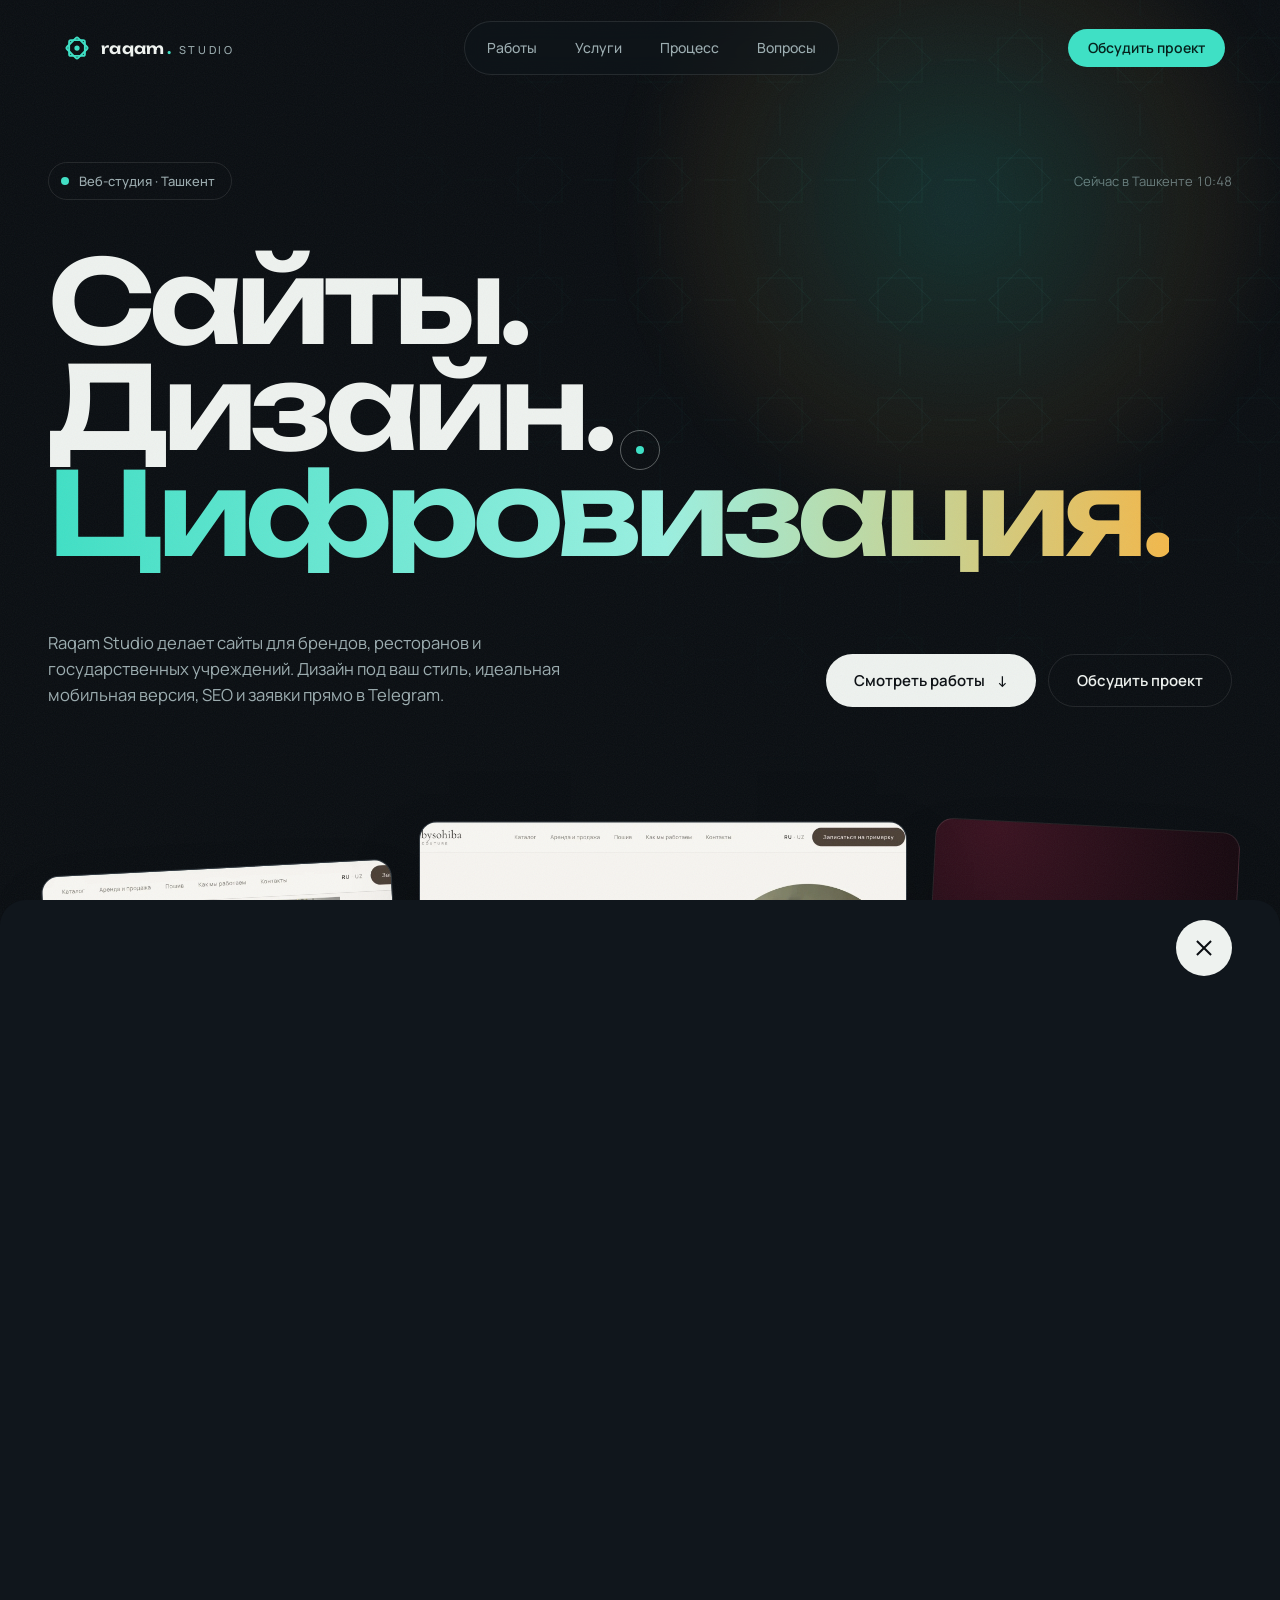
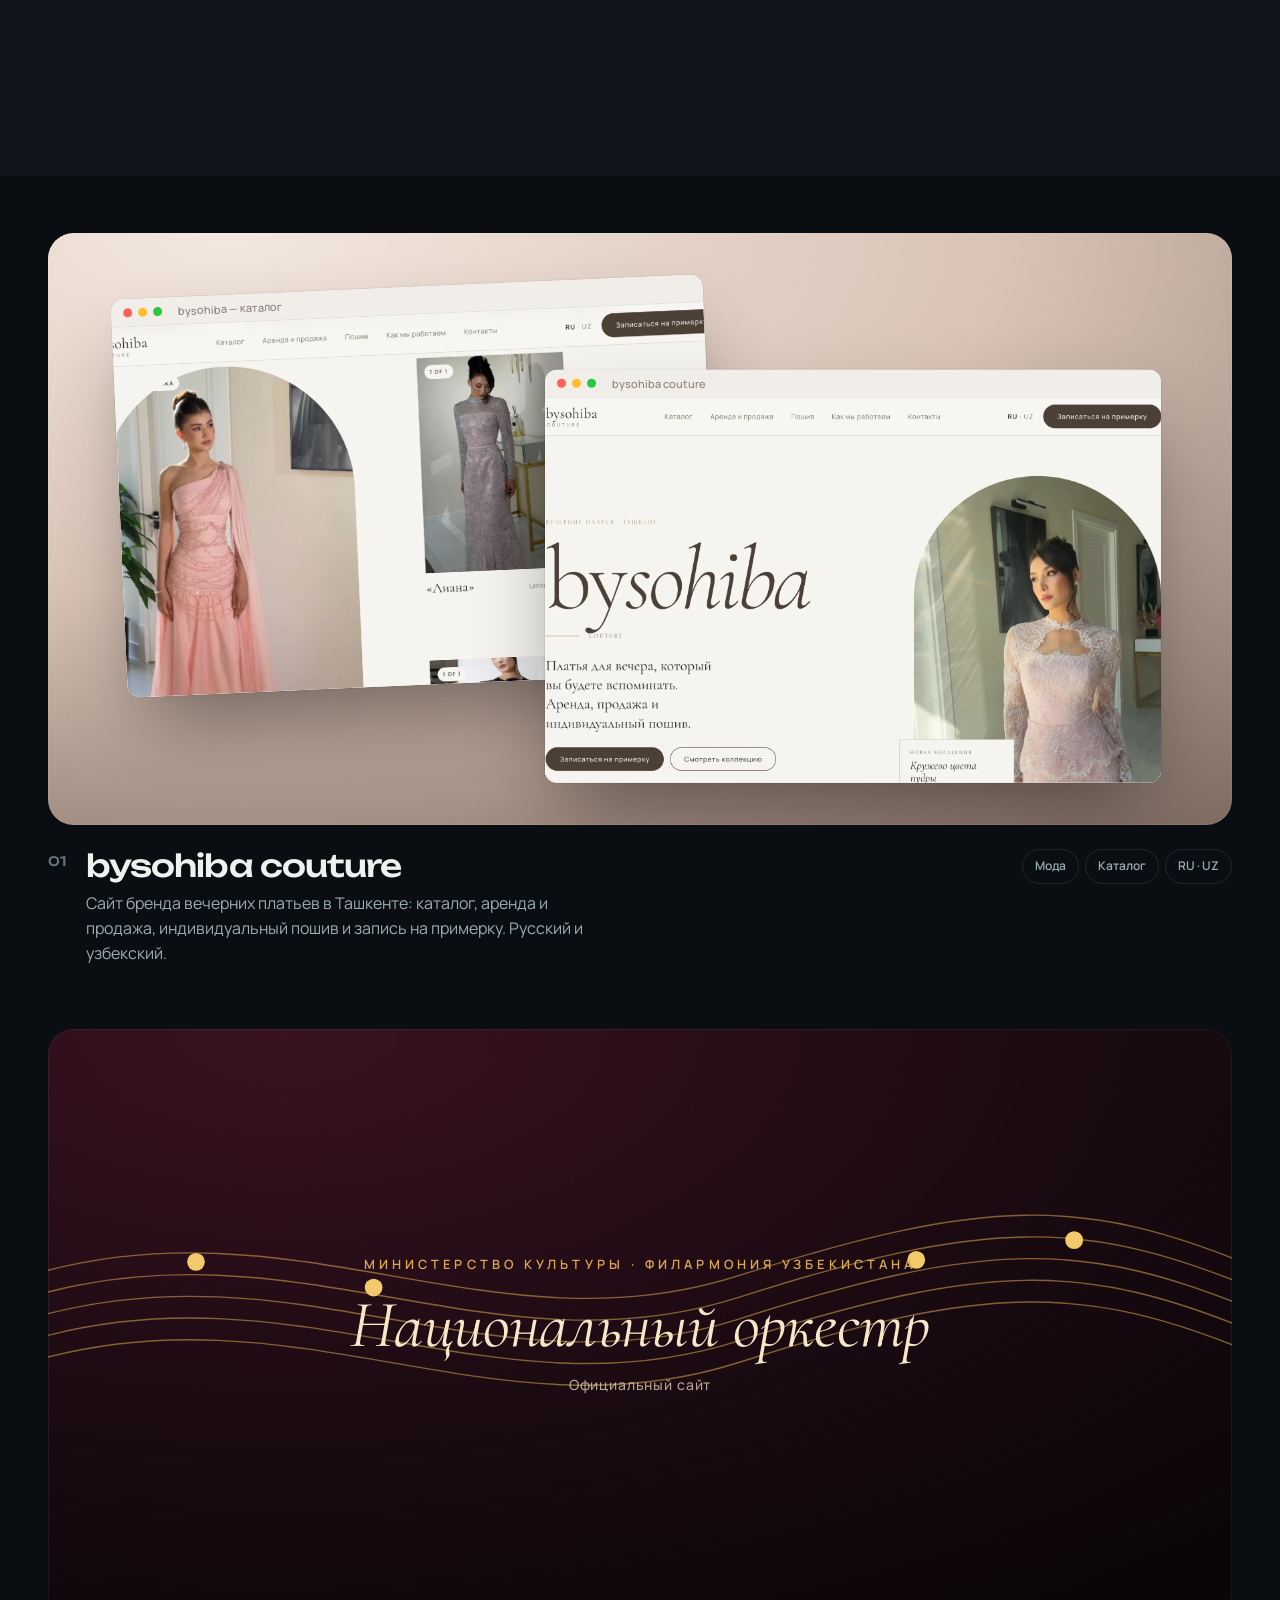
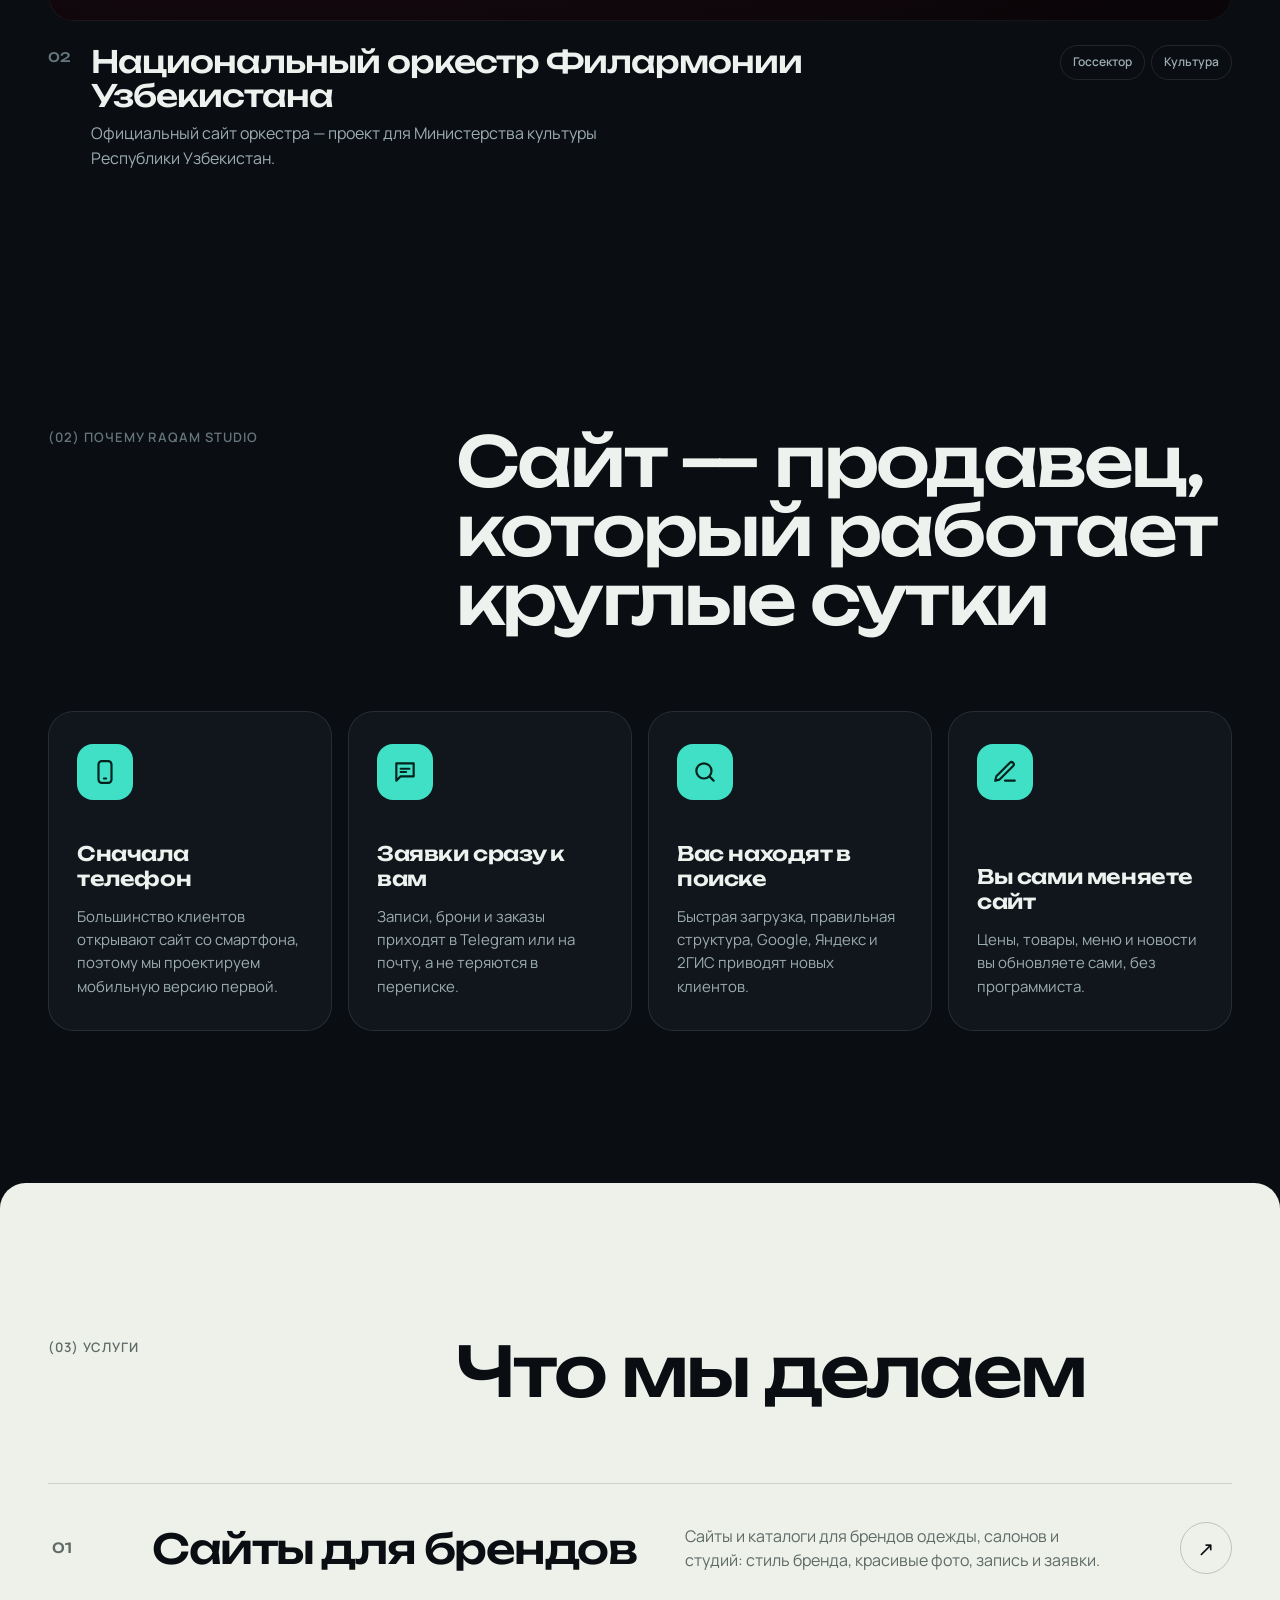
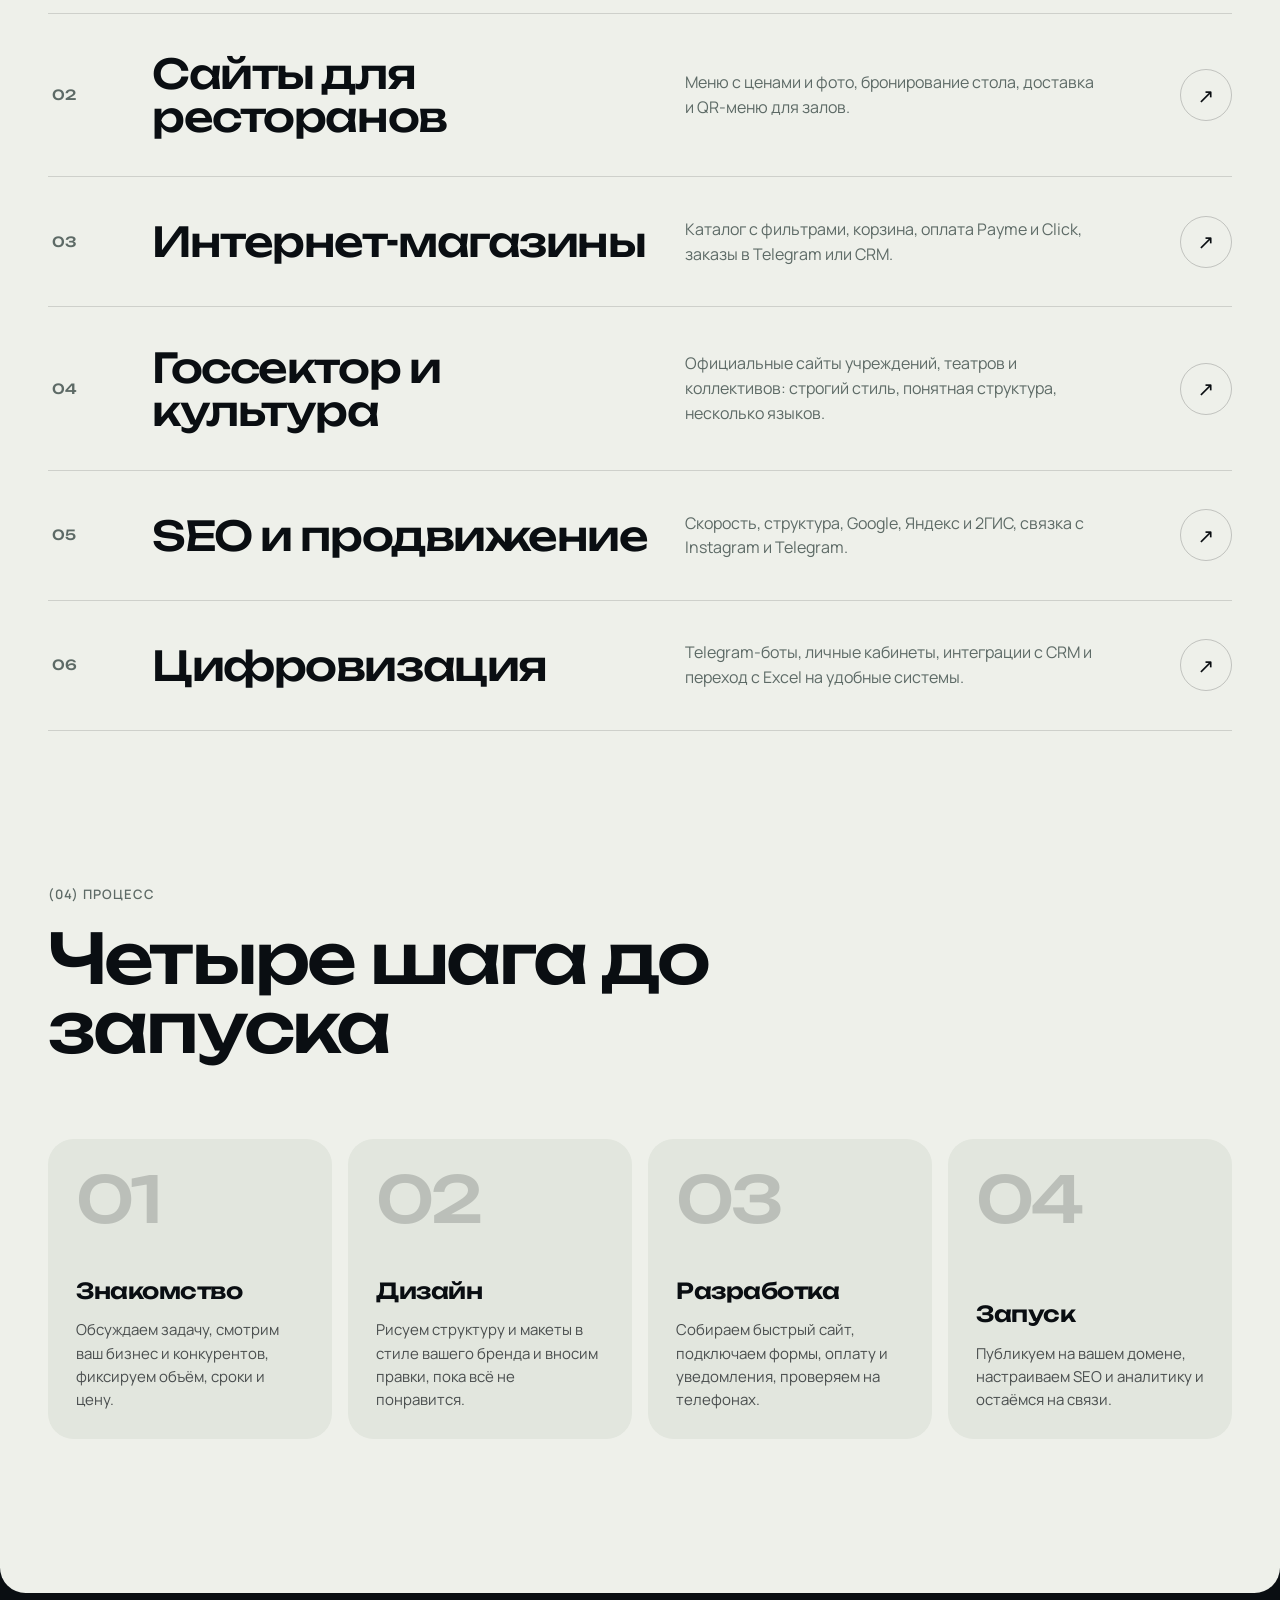
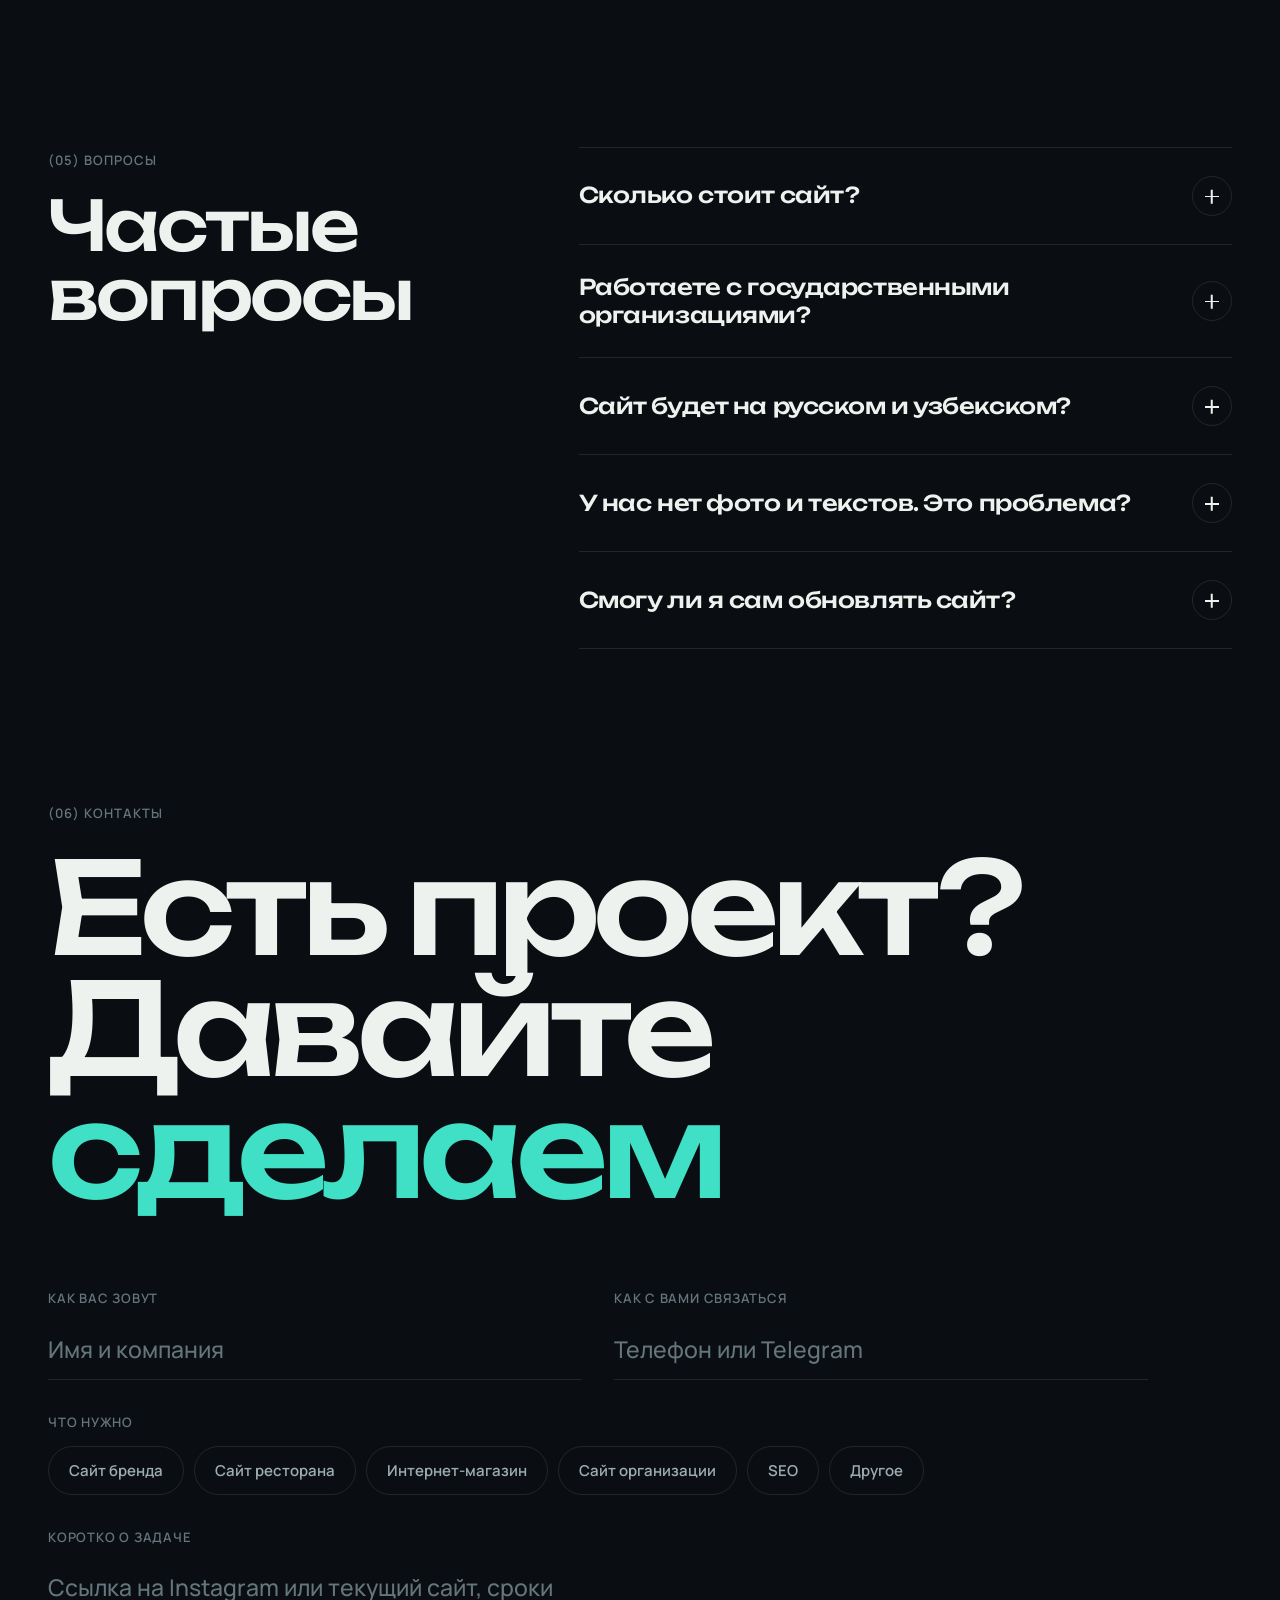
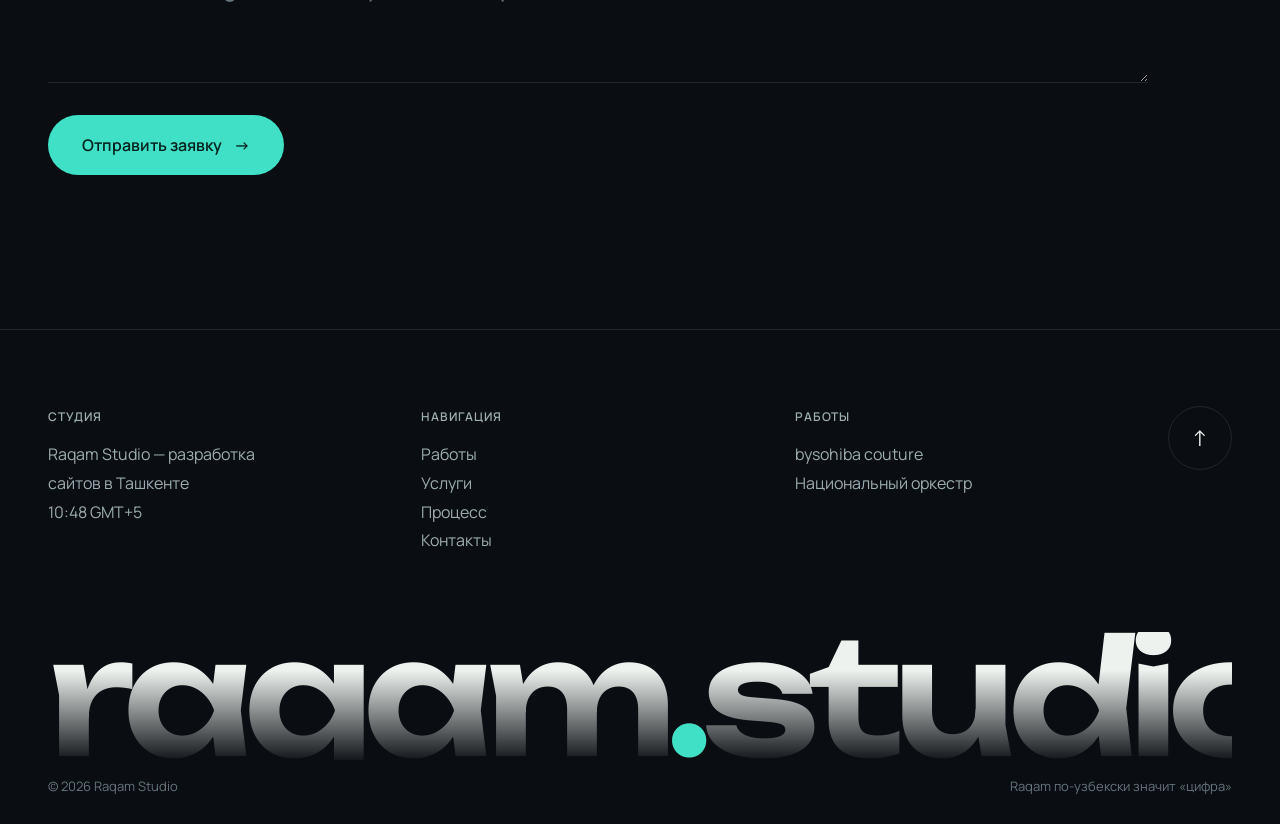
<file: index.html>
<!doctype html>
<html lang="ru">
<head>
  <meta charset="utf-8">
  <meta name="viewport" content="width=device-width, initial-scale=1, viewport-fit=cover">
  <title>Raqam Studio — разработка сайтов в Ташкенте</title>
  <meta name="description" content="Raqam Studio — веб-студия из Ташкента. Делаем сайты для брендов, ресторанов и государственных учреждений: дизайн, разработка, мобильная версия, SEO и цифровизация. bysohiba couture, Национальный оркестр.">
  <meta name="theme-color" content="#0a0e12">
  <meta name="robots" content="index, follow">
  <meta property="og:type" content="website">
  <meta property="og:locale" content="ru_RU">
  <meta property="og:site_name" content="Raqam Studio">
  <meta property="og:title" content="Raqam Studio — разработка сайтов в Ташкенте">
  <meta property="og:description" content="Сайты для брендов, ресторанов и государственных учреждений. Дизайн, разработка, SEO и цифровизация.">
  <meta property="og:image" content="assets/og.jpg">
  <meta name="twitter:card" content="summary_large_image">
  <link rel="icon" href="assets/favicon.svg" type="image/svg+xml">
  <link rel="preconnect" href="https://fonts.googleapis.com">
  <link rel="preconnect" href="https://fonts.gstatic.com" crossorigin>
  <link href="https://fonts.googleapis.com/css2?family=Cormorant+Garamond:ital,wght@1,400;1,500&family=Manrope:wght@400;500;600;700&family=Unbounded:wght@400;500;600;700&display=swap" rel="stylesheet">
  <link rel="stylesheet" href="styles.css">
  <script type="application/ld+json">
  {
    "@context": "https://schema.org",
    "@type": "ProfessionalService",
    "name": "Raqam Studio",
    "description": "Веб-студия: сайты для брендов, ресторанов и государственных учреждений, SEO и цифровизация.",
    "areaServed": "Узбекистан",
    "address": { "@type": "PostalAddress", "addressLocality": "Ташкент", "addressCountry": "UZ" },
    "knowsAbout": ["Разработка сайтов", "Веб-дизайн", "Сайты для ресторанов", "Интернет-магазины", "SEO", "Цифровизация бизнеса"]
  }
  </script>
</head>
<body class="is-loading">

  <!-- Preloader -->
  <div class="loader" aria-hidden="true">
    <div class="loader__inner">
      <span class="loader__brand">raqam<b style="color:var(--accent)">.</b>studio</span>
      <span class="loader__count"><span id="loaderCount">0</span>%</span>
    </div>
    <div class="loader__bar"><span id="loaderBar"></span></div>
  </div>

  <!-- Cursor -->
  <div class="cursor" aria-hidden="true">
    <div class="cursor__dot"></div>
    <div class="cursor__ring"><span class="cursor__label">Смотреть</span></div>
  </div>

  <div class="grain" aria-hidden="true"></div>

  <!-- Header: becomes a floating pill once you scroll -->
  <header class="header">
    <div class="header__bar">
      <a href="#top" class="logo" data-magnetic aria-label="Raqam Studio — на главную">
        <span class="logo__mark" aria-hidden="true">
          <svg viewBox="0 0 32 32"><g fill="none" stroke="currentColor" stroke-width="2.2" stroke-linejoin="round"><rect x="7" y="7" width="18" height="18" rx="2"/><rect x="7" y="7" width="18" height="18" rx="2" transform="rotate(45 16 16)"/></g><circle cx="16" cy="16" r="3" fill="currentColor"/></svg>
        </span>
        <span class="logo__word">raqam<b>.</b><small>studio</small></span>
      </a>
      <nav class="nav" aria-label="Навигация">
        <a href="#work" class="nav__link">Работы</a>
        <a href="#services" class="nav__link">Услуги</a>
        <a href="#process" class="nav__link">Процесс</a>
        <a href="#faq" class="nav__link">Вопросы</a>
      </nav>
      <div class="header__right">
        <a href="#contact" class="btn btn--accent btn--sm" data-magnetic><span>Обсудить проект</span></a>
        <button class="burger" aria-label="Меню" aria-expanded="false"><span></span><span></span></button>
      </div>
    </div>
  </header>

  <!-- Mobile menu -->
  <div class="menu" aria-hidden="true">
    <nav class="menu__nav">
      <a href="#work" class="menu__link"><span>Работы</span></a>
      <a href="#services" class="menu__link"><span>Услуги</span></a>
      <a href="#process" class="menu__link"><span>Процесс</span></a>
      <a href="#faq" class="menu__link"><span>Вопросы</span></a>
      <a href="#contact" class="menu__link"><span>Контакты</span></a>
    </nav>
    <p class="menu__foot">Ташкент, Узбекистан · <span class="js-time">--:--</span></p>
  </div>

  <main id="top">

    <!-- Hero -->
    <section class="hero">
      <div class="hero__glow" aria-hidden="true"></div>
      <div class="container">
        <div class="hero__meta">
          <span class="pill"><span class="pill__dot"></span>Веб-студия · Ташкент</span>
          <span class="hero__loc">Сейчас в Ташкенте <span class="js-time">--:--</span></span>
        </div>
        <h1 class="hero__title">
          <span class="line"><span class="line__in">Сайты.</span></span>
          <span class="line"><span class="line__in">Дизайн.</span></span>
          <span class="line"><span class="line__in"><em>Цифровизация.</em></span></span>
        </h1>
        <div class="hero__bottom">
          <p class="hero__lead fade-up">Raqam Studio делает сайты для брендов, ресторанов и государственных учреждений. Дизайн под ваш стиль, идеальная мобильная версия, SEO и заявки прямо в Telegram.</p>
          <div class="hero__actions fade-up">
            <a href="#work" class="btn btn--light" data-magnetic><span>Смотреть работы</span><i class="btn__arrow">↓</i></a>
            <a href="#contact" class="btn btn--ghost" data-magnetic><span>Обсудить проект</span></a>
          </div>
        </div>
      </div>

      <!-- Work collage at the bottom of the hero -->
      <div class="collage" aria-hidden="true">
        <figure class="collage__item collage__item--a" data-parallax="0.04"><img src="assets/work/bysohiba-catalog.webp" alt=""></figure>
        <figure class="collage__item collage__item--b" data-parallax="-0.03"><img src="assets/work/bysohiba-hero.webp" alt=""></figure>
        <figure class="collage__item collage__item--c" data-parallax="0.05">
          <span class="mini-poster"><small>Филармония Узбекистана</small><strong>Национальный оркестр</strong></span>
        </figure>
      </div>
    </section>

    <!-- Ribbon -->
    <section class="marquee" aria-hidden="true">
      <div class="marquee__track">
        <div class="marquee__group">
          <span>Ташкент</span><i>✦</i><span>Сайты для брендов</span><i>✦</i><span>Рестораны</span><i>✦</i><span>Интернет-магазины</span><i>✦</i><span>Госсектор</span><i>✦</i>
        </div>
        <div class="marquee__group">
          <span>Ташкент</span><i>✦</i><span>Сайты для брендов</span><i>✦</i><span>Рестораны</span><i>✦</i><span>Интернет-магазины</span><i>✦</i><span>Госсектор</span><i>✦</i>
        </div>
      </div>
    </section>

    <!-- Work -->
    <section class="work" id="work">
      <div class="container">
        <div class="section-head section-head--row">
          <div>
            <span class="eyebrow" data-reveal>(01) Избранные работы</span>
            <h2 class="section-title" data-reveal>Сайты, которые мы сделали</h2>
          </div>
          <p class="section-sub" data-reveal>Нажмите на проект, чтобы посмотреть, что и зачем мы сделали.</p>
        </div>

        <div class="projects">

          <article class="project project--wide" data-case="bysohiba" data-cursor="view" data-reveal>
            <div class="project__media" style="--m1:#f3e7df;--m2:#d9c3b6;--m3:#4a3a33">
              <div class="browser browser--back" data-parallax="0.05">
                <div class="browser__bar"><span></span><span></span><span></span><em>bysohiba — каталог</em></div>
                <img src="assets/work/bysohiba-catalog.webp" alt="Сайт bysohiba couture — каталог платьев" loading="lazy">
              </div>
              <div class="browser browser--front" data-parallax="-0.04">
                <div class="browser__bar"><span></span><span></span><span></span><em>bysohiba couture</em></div>
                <img src="assets/work/bysohiba-hero.webp" alt="Сайт bysohiba couture — главный экран" loading="lazy">
              </div>
            </div>
            <div class="project__info">
              <span class="project__num">01</span>
              <div>
                <h3 class="project__title">bysohiba couture</h3>
                <p class="project__desc">Сайт бренда вечерних платьев в Ташкенте: каталог, аренда и продажа, индивидуальный пошив и запись на примерку. Русский и узбекский.</p>
              </div>
              <ul class="tags"><li>Мода</li><li>Каталог</li><li>RU · UZ</li></ul>
            </div>
          </article>

          <article class="project project--wide" data-case="orchestra" data-cursor="view" data-reveal>
            <div class="project__media project__media--poster">
              <div class="poster" aria-hidden="true">
                <svg class="poster__staff" viewBox="0 0 1200 600" preserveAspectRatio="none">
                  <path d="M-20 250 C 250 170, 450 330, 700 250 S 1050 170, 1220 240"/>
                  <path d="M-20 272 C 250 192, 450 352, 700 272 S 1050 192, 1220 262"/>
                  <path d="M-20 294 C 250 214, 450 374, 700 294 S 1050 214, 1220 284"/>
                  <path d="M-20 316 C 250 236, 450 396, 700 316 S 1050 236, 1220 306"/>
                  <path d="M-20 338 C 250 258, 450 418, 700 338 S 1050 258, 1220 328"/>
                  <g class="poster__notes">
                    <g><circle cx="150" cy="236" r="9"/></g>
                    <g><circle cx="330" cy="262" r="9"/></g>
                    <g><circle cx="880" cy="234" r="9"/></g>
                    <g><circle cx="1040" cy="214" r="9"/></g>
                  </g>
                </svg>
                <div class="poster__title">
                  <small>Министерство культуры · Филармония Узбекистана</small>
                  <strong>Национальный оркестр</strong>
                  <span>Официальный сайт</span>
                </div>
              </div>
            </div>
            <div class="project__info">
              <span class="project__num">02</span>
              <div>
                <h3 class="project__title">Национальный оркестр Филармонии Узбекистана</h3>
                <p class="project__desc">Официальный сайт оркестра — проект для Министерства культуры Республики Узбекистан.</p>
              </div>
              <ul class="tags"><li>Госсектор</li><li>Культура</li></ul>
            </div>
          </article>

        </div>
      </div>
    </section>

    <!-- Why -->
    <section class="why">
      <div class="container">
        <div class="section-head section-head--split">
          <span class="eyebrow" data-reveal>(02) Почему Raqam Studio</span>
          <h2 class="section-title section-title--wide" data-reveal>Сайт — продавец, который работает круглые сутки</h2>
        </div>
        <div class="why__grid">
          <div class="why__card" data-reveal>
            <span class="why__icon" aria-hidden="true"><svg viewBox="0 0 24 24" fill="none" stroke="currentColor" stroke-width="2" stroke-linecap="round" stroke-linejoin="round"><rect x="6" y="2" width="12" height="20" rx="3"/><path d="M11 18h2"/></svg></span>
            <h3>Сначала телефон</h3>
            <p>Большинство клиентов открывают сайт со смартфона, поэтому мы проектируем мобильную версию первой.</p>
          </div>
          <div class="why__card" data-reveal>
            <span class="why__icon" aria-hidden="true"><svg viewBox="0 0 24 24" fill="none" stroke="currentColor" stroke-width="2" stroke-linecap="round" stroke-linejoin="round"><path d="M4 4h16v12H8l-4 4z"/><path d="M8 9h8M8 12h5"/></svg></span>
            <h3>Заявки сразу к вам</h3>
            <p>Записи, брони и заказы приходят в Telegram или на почту, а не теряются в переписке.</p>
          </div>
          <div class="why__card" data-reveal>
            <span class="why__icon" aria-hidden="true"><svg viewBox="0 0 24 24" fill="none" stroke="currentColor" stroke-width="2" stroke-linecap="round" stroke-linejoin="round"><circle cx="11" cy="11" r="7"/><path d="m20 20-3.5-3.5"/></svg></span>
            <h3>Вас находят в поиске</h3>
            <p>Быстрая загрузка, правильная структура, Google, Яндекс и 2ГИС приводят новых клиентов.</p>
          </div>
          <div class="why__card" data-reveal>
            <span class="why__icon" aria-hidden="true"><svg viewBox="0 0 24 24" fill="none" stroke="currentColor" stroke-width="2" stroke-linecap="round" stroke-linejoin="round"><path d="M12 20h9"/><path d="M16.5 3.5a2.1 2.1 0 0 1 3 3L7 19l-4 1 1-4z"/></svg></span>
            <h3>Вы сами меняете сайт</h3>
            <p>Цены, товары, меню и новости вы обновляете сами, без программиста.</p>
          </div>
        </div>
      </div>
    </section>

    <!-- Services -->
    <section class="services" id="services">
      <div class="container">
        <div class="section-head section-head--split">
          <span class="eyebrow" data-reveal>(03) Услуги</span>
          <h2 class="section-title" data-reveal>Что мы делаем</h2>
        </div>
        <ul class="svc">
          <li class="svc__item" data-reveal>
            <span class="svc__num">01</span>
            <h3 class="svc__title">Сайты для брендов</h3>
            <p class="svc__desc">Сайты и каталоги для брендов одежды, салонов и студий: стиль бренда, красивые фото, запись и заявки.</p>
            <span class="svc__arrow" aria-hidden="true">↗</span>
          </li>
          <li class="svc__item" data-reveal>
            <span class="svc__num">02</span>
            <h3 class="svc__title">Сайты для ресторанов</h3>
            <p class="svc__desc">Меню с ценами и фото, бронирование стола, доставка и QR-меню для залов.</p>
            <span class="svc__arrow" aria-hidden="true">↗</span>
          </li>
          <li class="svc__item" data-reveal>
            <span class="svc__num">03</span>
            <h3 class="svc__title">Интернет-магазины</h3>
            <p class="svc__desc">Каталог с фильтрами, корзина, оплата Payme и Click, заказы в Telegram или CRM.</p>
            <span class="svc__arrow" aria-hidden="true">↗</span>
          </li>
          <li class="svc__item" data-reveal>
            <span class="svc__num">04</span>
            <h3 class="svc__title">Госсектор и культура</h3>
            <p class="svc__desc">Официальные сайты учреждений, театров и коллективов: строгий стиль, понятная структура, несколько языков.</p>
            <span class="svc__arrow" aria-hidden="true">↗</span>
          </li>
          <li class="svc__item" data-reveal>
            <span class="svc__num">05</span>
            <h3 class="svc__title">SEO и продвижение</h3>
            <p class="svc__desc">Скорость, структура, Google, Яндекс и 2ГИС, связка с Instagram и Telegram.</p>
            <span class="svc__arrow" aria-hidden="true">↗</span>
          </li>
          <li class="svc__item" data-reveal>
            <span class="svc__num">06</span>
            <h3 class="svc__title">Цифровизация</h3>
            <p class="svc__desc">Telegram-боты, личные кабинеты, интеграции с CRM и переход с Excel на удобные системы.</p>
            <span class="svc__arrow" aria-hidden="true">↗</span>
          </li>
        </ul>
      </div>
    </section>

    <!-- Process -->
    <section class="process" id="process">
      <div class="container">
        <div class="section-head">
          <span class="eyebrow" data-reveal>(04) Процесс</span>
          <h2 class="section-title" data-reveal>Четыре шага до запуска</h2>
        </div>
        <div class="steps">
          <div class="step" data-reveal>
            <span class="step__num">01</span>
            <h3 class="step__title">Знакомство</h3>
            <p>Обсуждаем задачу, смотрим ваш бизнес и конкурентов, фиксируем объём, сроки и цену.</p>
          </div>
          <div class="step" data-reveal>
            <span class="step__num">02</span>
            <h3 class="step__title">Дизайн</h3>
            <p>Рисуем структуру и макеты в стиле вашего бренда и вносим правки, пока всё не понравится.</p>
          </div>
          <div class="step" data-reveal>
            <span class="step__num">03</span>
            <h3 class="step__title">Разработка</h3>
            <p>Собираем быстрый сайт, подключаем формы, оплату и уведомления, проверяем на телефонах.</p>
          </div>
          <div class="step" data-reveal>
            <span class="step__num">04</span>
            <h3 class="step__title">Запуск</h3>
            <p>Публикуем на вашем домене, настраиваем SEO и аналитику и остаёмся на связи.</p>
          </div>
        </div>
      </div>
    </section>

    <!-- FAQ -->
    <section class="faq" id="faq">
      <div class="container faq__grid">
        <div>
          <span class="eyebrow" data-reveal>(05) Вопросы</span>
          <h2 class="section-title" data-reveal>Частые вопросы</h2>
        </div>
        <div class="faq__list">
          <details class="faq__item" data-reveal>
            <summary>Сколько стоит сайт?<i aria-hidden="true"></i></summary>
            <div class="faq__body"><p>Зависит от задачи: сайт бренда, сайт ресторана и интернет-магазин — разный объём работы. После короткого разговора назовём точную цену и сроки и зафиксируем их.</p></div>
          </details>
          <details class="faq__item" data-reveal>
            <summary>Работаете с государственными организациями?<i aria-hidden="true"></i></summary>
            <div class="faq__body"><p>Да. Например, мы сделали сайт Национального оркестра Филармонии Узбекистана для Министерства культуры.</p></div>
          </details>
          <details class="faq__item" data-reveal>
            <summary>Сайт будет на русском и узбекском?<i aria-hidden="true"></i></summary>
            <div class="faq__body"><p>Да, если нужно. Например, сайт bysohiba работает на двух языках с переключателем RU · UZ.</p></div>
          </details>
          <details class="faq__item" data-reveal>
            <summary>У нас нет фото и текстов. Это проблема?<i aria-hidden="true"></i></summary>
            <div class="faq__body"><p>Нет. Поможем с текстами и подскажем, как снять товары, блюда или команду, чтобы сайт выглядел дорого.</p></div>
          </details>
          <details class="faq__item" data-reveal>
            <summary>Смогу ли я сам обновлять сайт?<i aria-hidden="true"></i></summary>
            <div class="faq__body"><p>Да. Цены, каталог, меню и новости можно менять самостоятельно, без программиста.</p></div>
          </details>
        </div>
      </div>
    </section>

    <!-- Contact -->
    <section class="contact" id="contact">
      <div class="container">
        <div class="contact__top">
          <span class="eyebrow" data-reveal>(06) Контакты</span>
          <h2 class="contact__title">
            <span class="line"><span class="line__in">Есть проект?</span></span>
            <span class="line"><span class="line__in">Давайте <em>сделаем</em></span></span>
          </h2>
        </div>

        <form class="form" id="contactForm" novalidate data-reveal>
          <div class="form__row">
            <label class="field">
              <span class="field__label">Как вас зовут</span>
              <input type="text" id="f-name" name="name" required autocomplete="name" placeholder="Имя и компания">
            </label>
            <label class="field">
              <span class="field__label">Как с вами связаться</span>
              <input type="text" id="f-contact" name="contact" required placeholder="Телефон или Telegram">
            </label>
          </div>
          <fieldset class="chips">
            <legend class="field__label">Что нужно</legend>
            <label class="chip"><input type="checkbox" name="type" value="Сайт бренда"><span>Сайт бренда</span></label>
            <label class="chip"><input type="checkbox" name="type" value="Сайт ресторана"><span>Сайт ресторана</span></label>
            <label class="chip"><input type="checkbox" name="type" value="Интернет-магазин"><span>Интернет-магазин</span></label>
            <label class="chip"><input type="checkbox" name="type" value="Сайт организации"><span>Сайт организации</span></label>
            <label class="chip"><input type="checkbox" name="type" value="SEO"><span>SEO</span></label>
            <label class="chip"><input type="checkbox" name="type" value="Другое"><span>Другое</span></label>
          </fieldset>
          <label class="field">
            <span class="field__label">Коротко о задаче</span>
            <textarea id="f-message" name="message" rows="3" placeholder="Ссылка на Instagram или текущий сайт, сроки"></textarea>
          </label>
          <input type="text" name="_honey" class="hp" tabindex="-1" autocomplete="off" aria-hidden="true">
          <div class="form__foot">
            <button type="submit" class="btn btn--accent btn--lg" data-magnetic>
              <span class="js-submit-label">Отправить заявку</span><i class="btn__arrow">→</i>
            </button>
            <p class="form__status" role="status" aria-live="polite"></p>
          </div>
        </form>
      </div>
    </section>
  </main>

  <!-- Footer -->
  <footer class="footer">
    <div class="container">
      <div class="footer__row">
        <div>
          <p class="footer__label">Студия</p>
          <p>Raqam Studio — разработка<br>сайтов в Ташкенте<br><span class="js-time">--:--</span> GMT+5</p>
        </div>
        <div>
          <p class="footer__label">Навигация</p>
          <p><a href="#work">Работы</a><br><a href="#services">Услуги</a><br><a href="#process">Процесс</a><br><a href="#contact">Контакты</a></p>
        </div>
        <div>
          <p class="footer__label">Работы</p>
          <p>bysohiba couture<br>Национальный оркестр</p>
        </div>
        <a href="#top" class="totop" data-magnetic aria-label="Наверх">↑</a>
      </div>
      <div class="footer__brand" aria-hidden="true">raqam<span>.</span>studio</div>
      <div class="footer__bottom">
        <span>© 2026 Raqam Studio</span>
        <span>Raqam по-узбекски значит «цифра»</span>
      </div>
    </div>
  </footer>

  <!-- Case study overlay -->
  <div class="case" aria-hidden="true" role="dialog" aria-modal="true" aria-labelledby="caseTitle">
    <div class="case__backdrop" data-close></div>
    <div class="case__panel" data-lenis-prevent>
      <button class="case__close" data-close aria-label="Закрыть"><span></span><span></span></button>
      <div class="case__content" id="caseContent"></div>
    </div>
  </div>

  <script src="assets/vendor/lenis.min.js" defer></script>
  <script src="main.js" defer></script>
</body>
</html>
</file>
<file: styles.css>
/* Raqam — web development & business digitalization studio */
/* Layout: dark ink canvas, Samarkand-turquoise accent, saffron as a rare second voice, light paper band for services */

:root {
  --bg: #0a0e12;
  --bg-2: #10161c;
  --bg-3: #172028;
  --ink: #eef2ef;
  --ink-2: #9cadb0;
  --ink-3: #64767c;
  --line: rgba(238, 242, 239, .1);
  --accent: #3fe0c5;
  --accent-rgb: 63, 224, 197;
  --accent-2: #f2b84b;
  --accent-ink: #06221d;
  --paper: #eef0ea;
  --paper-2: #e2e6de;
  --paper-ink: #0a0e12;
  --paper-mute: #5d6a66;

  --display: 'Unbounded', 'Manrope', system-ui, sans-serif;
  --text: 'Manrope', system-ui, -apple-system, 'Segoe UI', Roboto, sans-serif;

  --ease: cubic-bezier(.22, 1, .36, 1);
  --ease-io: cubic-bezier(.76, 0, .24, 1);
  --gutter: clamp(16px, 4vw, 48px);
  --radius: clamp(18px, 2vw, 28px);
}

*, *::before, *::after { box-sizing: border-box; }
html { -webkit-text-size-adjust: 100%; }
html.lenis, html.lenis body { height: auto; }
.lenis.lenis-smooth { scroll-behavior: auto !important; }
.lenis.lenis-stopped { overflow: hidden; }
body {
  margin: 0;
  background: var(--bg);
  color: var(--ink);
  font: 400 16px/1.55 var(--text);
  -webkit-font-smoothing: antialiased;
  -moz-osx-font-smoothing: grayscale;
  overflow-x: hidden;
}
body.is-loading { overflow: hidden; }
img, video, svg { display: block; max-width: 100%; }
a { color: inherit; text-decoration: none; }
button { font: inherit; color: inherit; background: none; border: 0; padding: 0; cursor: pointer; }
h1, h2, h3, p, ul, figure { margin: 0; padding: 0; }
ul { list-style: none; }
::selection { background: var(--accent); color: var(--accent-ink); }
:focus-visible { outline: 2px solid var(--accent); outline-offset: 3px; border-radius: 6px; }

.container { width: 100%; max-width: 1440px; margin: 0 auto; padding: 0 var(--gutter); }
.muted { color: var(--ink-3); }

/* ---------- grain ---------- */
.grain {
  position: fixed; inset: -50%; z-index: 90; pointer-events: none; opacity: .05;
  background-image: url("data:image/svg+xml,%3Csvg xmlns='http://www.w3.org/2000/svg' width='160' height='160'%3E%3Cfilter id='n'%3E%3CfeTurbulence type='fractalNoise' baseFrequency='.9' numOctaves='3' stitchTiles='stitch'/%3E%3C/filter%3E%3Crect width='100%25' height='100%25' filter='url(%23n)'/%3E%3C/svg%3E");
  animation: grain 8s steps(10) infinite;
}
@keyframes grain {
  0%, 100% { transform: translate(0, 0); }
  20% { transform: translate(-5%, 4%); }
  40% { transform: translate(4%, -6%); }
  60% { transform: translate(-3%, 7%); }
  80% { transform: translate(6%, 2%); }
}

/* ---------- loader ---------- */
.loader {
  position: fixed; inset: 0; z-index: 200; background: var(--bg);
  display: flex; flex-direction: column; justify-content: flex-end;
  padding: var(--gutter);
  transition: transform 1s var(--ease-io) .1s;
}
.loader__inner { display: flex; justify-content: space-between; align-items: flex-end; gap: 16px; }
.loader__brand { font: 600 clamp(14px, 1.4vw, 18px)/1 var(--display); letter-spacing: .02em; }
.loader__count { font: 500 clamp(64px, 16vw, 220px)/.8 var(--display); letter-spacing: -.05em; font-variant-numeric: tabular-nums; }
.loader__bar { height: 2px; margin-top: 24px; background: var(--line); overflow: hidden; }
.loader__bar span { display: block; height: 100%; width: 100%; background: var(--accent); transform: scaleX(0); transform-origin: left; }
body.is-loaded .loader { transform: translateY(-100%); }

/* ---------- cursor ---------- */
.cursor { position: fixed; inset: 0; z-index: 150; pointer-events: none; display: none; }
@media (hover: hover) and (pointer: fine) { .cursor { display: block; } }
.cursor__dot, .cursor__ring { position: absolute; top: 0; left: 0; border-radius: 50%; will-change: transform; }
.cursor__dot { width: 8px; height: 8px; margin: -4px 0 0 -4px; background: var(--accent); }
.cursor__ring {
  width: 40px; height: 40px; margin: -20px 0 0 -20px;
  border: 1px solid rgba(238, 242, 239, .35);
  display: flex; align-items: center; justify-content: center;
}
.cursor__ring::before {
  content: ''; position: absolute; inset: -1px; border-radius: 50%; background: var(--accent);
  transform: scale(0); transition: transform .5s var(--ease);
}
.cursor__label {
  position: relative; font: 600 13px/1 var(--text); color: var(--accent-ink);
  opacity: 0; transform: scale(.6); transition: opacity .3s, transform .5s var(--ease);
}
.cursor.is-view .cursor__ring::before { transform: scale(2.6); }
.cursor.is-view .cursor__label { opacity: 1; transform: scale(1); }
.cursor.is-view .cursor__dot { opacity: 0; }
.cursor.is-link .cursor__ring { border-color: var(--accent); transform-origin: center; }
.cursor.is-link .cursor__ring::before { transform: scale(.35); }

/* ---------- buttons ---------- */
.btn {
  position: relative; display: inline-flex; align-items: center; gap: 12px;
  padding: 18px 28px; border-radius: 100px; overflow: hidden; isolation: isolate;
  font: 600 15px/1 var(--text); white-space: nowrap;
  transition: color .4s var(--ease), border-color .4s var(--ease);
}
.btn::before {
  content: ''; position: absolute; inset: 0; z-index: -1; border-radius: inherit;
  transform: translateY(101%); transition: transform .5s var(--ease);
}
.btn:hover::before { transform: translateY(0); }
.btn__arrow { font-style: normal; display: inline-block; transition: transform .4s var(--ease); }
.btn:hover .btn__arrow { transform: translateX(4px) rotate(-45deg); }
.btn--sm { padding: 12px 20px; font-size: 14px; }
.btn--lg { padding: 22px 34px; font-size: 16px; }
.btn--accent { background: var(--accent); color: var(--accent-ink); }
.btn--accent::before { background: var(--ink); }
.btn--light { background: var(--ink); color: var(--bg); }
.btn--light::before { background: var(--accent); }
.btn--ghost { border: 1px solid var(--line); color: var(--ink); }
.btn--ghost::before { background: var(--ink); }
.btn--ghost:hover { color: var(--bg); border-color: var(--ink); }
[data-magnetic] { will-change: transform; }

/* ---------- header ---------- */
.header {
  position: fixed; top: 0; left: 0; right: 0; z-index: 100;
  padding: calc(14px + env(safe-area-inset-top, 0px)) var(--gutter) 0;
  transition: transform .6s var(--ease);
  pointer-events: none;
}
.header__bar {
  pointer-events: auto;
  display: flex; align-items: center; justify-content: space-between; gap: 24px;
  max-width: 1440px; margin: 0 auto; padding: 6px 6px 6px 14px;
  border: 1px solid transparent; border-radius: 100px;
  transition: max-width .7s var(--ease), background-color .5s, border-color .5s, box-shadow .5s, backdrop-filter .5s;
}
.header.is-scrolled .header__bar {
  max-width: 1080px;
  background: rgba(16, 22, 28, .72); border-color: var(--line);
  backdrop-filter: blur(16px); -webkit-backdrop-filter: blur(16px);
  box-shadow: 0 18px 40px -18px rgba(0, 0, 0, .6);
}
.header.is-scrolled .nav { border-color: transparent; background: transparent; backdrop-filter: none; }
.header.is-hidden { transform: translateY(-140%); }
.logo { display: inline-flex; align-items: center; gap: 10px; font: 600 15px/1 var(--display); letter-spacing: .02em; }
.logo__mark { width: 28px; height: 28px; transition: transform .8s var(--ease); }
.logo:hover .logo__mark { transform: rotate(360deg); }
.nav { display: flex; gap: 6px; padding: 6px; border: 1px solid var(--line); border-radius: 100px; background: rgba(16, 22, 28, .55); backdrop-filter: blur(10px); }
.nav__link { position: relative; padding: 9px 16px; border-radius: 100px; font-size: 14px; font-weight: 500; color: var(--ink-2); transition: color .3s, background-color .3s; }
.nav__link:hover { color: var(--ink); background: rgba(238, 242, 239, .07); }
.nav__link sup { font-size: 9px; margin-left: 2px; color: var(--accent); }
.header__right { display: flex; align-items: center; gap: 12px; }
.burger { display: none; width: 44px; height: 44px; border-radius: 50%; border: 1px solid var(--line); position: relative; }
.burger span { position: absolute; left: 13px; right: 13px; height: 1.5px; background: var(--ink); transition: transform .5s var(--ease), top .5s var(--ease); }
.burger span:first-child { top: 18px; }
.burger span:last-child { top: 25px; }
body.menu-open .burger span:first-child { top: 21px; transform: rotate(45deg); }
body.menu-open .burger span:last-child { top: 21px; transform: rotate(-45deg); }

.menu {
  position: fixed; inset: 0; z-index: 95; background: var(--bg-2);
  display: flex; flex-direction: column; justify-content: space-between;
  padding: 110px var(--gutter) 32px;
  clip-path: inset(0 0 100% 0); transition: clip-path .8s var(--ease-io);
}
body.menu-open .menu { clip-path: inset(0 0 0 0); }
.menu__link { display: block; overflow: hidden; font: 500 clamp(40px, 12vw, 72px)/1.15 var(--display); letter-spacing: -.03em; }
.menu__link span { display: inline-block; transform: translateY(110%); transition: transform .8s var(--ease); }
body.menu-open .menu__link span { transform: translateY(0); }
body.menu-open .menu__link:nth-child(2) span { transition-delay: .05s; }
body.menu-open .menu__link:nth-child(3) span { transition-delay: .1s; }
body.menu-open .menu__link:nth-child(4) span { transition-delay: .15s; }
.menu__foot { color: var(--ink-2); font-size: 14px; }

/* ---------- hero ---------- */
.hero { position: relative; padding: clamp(130px, 18vh, 190px) 0 0; overflow: hidden; }
.hero__glow {
  position: absolute; top: -20%; right: -10%; width: 70vw; height: 70vw; max-width: 1000px; max-height: 1000px;
  background: radial-gradient(closest-side, rgba(var(--accent-rgb), .16), rgba(242, 184, 75, .06) 55%, transparent 75%);
  filter: blur(20px); pointer-events: none;
  animation: glow 14s ease-in-out infinite alternate;
}
@keyframes glow { to { transform: translate(-12%, 10%) scale(1.1); } }
.hero__meta { display: flex; flex-wrap: wrap; justify-content: space-between; align-items: center; gap: 12px; margin-bottom: clamp(28px, 4vw, 48px); }
.pill { display: inline-flex; align-items: center; gap: 10px; padding: 8px 16px 8px 12px; border: 1px solid var(--line); border-radius: 100px; font-size: 13px; font-weight: 500; color: var(--ink-2); }
.pill__dot { width: 8px; height: 8px; border-radius: 50%; background: var(--accent); box-shadow: 0 0 0 0 rgba(var(--accent-rgb), .6); animation: pulse 2s infinite; }
@keyframes pulse { 70% { box-shadow: 0 0 0 10px rgba(var(--accent-rgb), 0); } 100% { box-shadow: 0 0 0 0 rgba(var(--accent-rgb), 0); } }
.hero__loc { font-size: 13px; color: var(--ink-3); font-variant-numeric: tabular-nums; }

.hero__title {
  font: 500 clamp(32px, 6vw, 108px)/1 var(--display);
  letter-spacing: -.045em;
}
.line { display: block; overflow: hidden; padding-bottom: .06em; margin-bottom: -.06em; }
.line__in { display: inline-block; transform: translateY(105%); transition: transform 1.2s var(--ease); }
body.is-loaded .hero .line__in { transform: translateY(0); }
body.is-loaded .hero .line:nth-child(2) .line__in { transition-delay: .08s; }
body.is-loaded .hero .line:nth-child(3) .line__in { transition-delay: .16s; }
.hero__title em, .contact__title em { font-style: normal; color: var(--accent); }
.hero__rotator { display: inline-block; position: relative; }
.js-rotator { display: inline-block; transition: transform .6s var(--ease), opacity .6s var(--ease), filter .6s; }
.js-rotator.is-out { transform: translateY(-40%); opacity: 0; filter: blur(8px); }
.js-rotator.is-in { transform: translateY(40%); opacity: 0; filter: blur(8px); transition: none; }

.hero__bottom { display: flex; flex-wrap: wrap; justify-content: space-between; align-items: flex-end; gap: 32px; margin-top: clamp(32px, 5vw, 64px); }
.hero__lead { max-width: 520px; font-size: clamp(16px, 1.3vw, 19px); color: var(--ink-2); }
.hero__actions { display: flex; flex-wrap: wrap; gap: 12px; }
.fade-up { opacity: 0; transform: translateY(24px); transition: opacity 1s var(--ease) .5s, transform 1s var(--ease) .5s; }
body.is-loaded .fade-up { opacity: 1; transform: none; }
.hero__actions.fade-up { transition-delay: .6s; }

/* showreel strip */
.reel { margin-top: clamp(56px, 9vw, 120px); padding: 20px 0 clamp(40px, 6vw, 80px); transform: rotate(-3deg) scale(1.06); }
.reel__track { display: flex; width: max-content; animation: scroll-x 60s linear infinite; }
.reel:hover .reel__track { animation-play-state: paused; }
.reel__group { display: flex; gap: 20px; padding-right: 20px; }
.reel__item {
  height: clamp(180px, 22vw, 320px); aspect-ratio: 16 / 10; border-radius: 18px; overflow: hidden;
  background: var(--bg-3); border: 1px solid var(--line);
  transition: transform .6s var(--ease);
}
.reel__item--tall { aspect-ratio: 9 / 16; }
.reel__item:hover { transform: translateY(-10px) rotate(1deg); }
.reel__item img { width: 100%; height: 100%; object-fit: cover; object-position: top; }
@keyframes scroll-x { to { transform: translateX(-50%); } }

/* ---------- stats ---------- */
.stats { display: grid; grid-template-columns: repeat(4, 1fr); }
.stat { padding: clamp(24px, 3vw, 40px) clamp(16px, 2vw, 32px); display: flex; flex-direction: column; gap: 8px; border-top: 1px solid var(--line); border-bottom: 1px solid var(--line); }
.stat:first-child { padding-left: 0; }
.stat + .stat { border-left: 1px solid var(--line); }
.stat__num { font: 500 clamp(36px, 4.4vw, 68px)/1 var(--display); color: var(--ink); letter-spacing: -.04em; font-variant-numeric: tabular-nums; }
.stat__label { color: var(--ink-2); font-size: 14px; max-width: 240px; }
.stat:first-child .stat__num { color: var(--accent); }

/* ---------- sections ---------- */
.section-head { display: grid; gap: 20px; margin-bottom: clamp(40px, 6vw, 80px); }
.section-head--split { grid-template-columns: 1fr 2fr; align-items: start; }
.eyebrow { display: inline-block; font-size: 13px; font-weight: 600; letter-spacing: .08em; text-transform: uppercase; color: var(--ink-3); }
.section-title { font: 500 clamp(32px, 5.4vw, 88px)/1 var(--display); letter-spacing: -.04em; max-width: 14ch; }

[data-reveal] { opacity: 0; transform: translateY(48px); transition: opacity 1.1s var(--ease), transform 1.1s var(--ease); transition-delay: var(--d, 0s); }
[data-reveal].is-in { opacity: 1; transform: none; }

/* ---------- work ---------- */
.work { padding: clamp(90px, 12vw, 180px) 0 clamp(60px, 8vw, 120px); }
.projects { display: grid; grid-template-columns: repeat(2, 1fr); gap: clamp(40px, 5vw, 72px) clamp(20px, 2.4vw, 36px); }
.project { cursor: pointer; }
.project--wide { grid-column: 1 / -1; }
.projects > .project:nth-child(3) { margin-top: clamp(0px, 9vw, 140px); }
.project__media {
  position: relative; overflow: hidden; border-radius: var(--radius);
  aspect-ratio: 4 / 3.2; display: flex; align-items: center; justify-content: center;
  isolation: isolate;
  transform: translateZ(0);
}
.project--wide .project__media { aspect-ratio: 16 / 8; }
.project--wide .browser { width: 62%; }
.project--wide .phone { width: 15%; right: 12%; }
.project--wide .window { width: 56%; }
.project__media::after {
  content: ''; position: absolute; inset: 0; border-radius: inherit; z-index: 3; pointer-events: none;
  box-shadow: inset 0 0 0 1px rgba(255, 255, 255, .06);
}
.project__media > * { transition: transform 1.2s var(--ease); }
.project:hover .project__media > .browser { scale: 1.04; }
.project__media { background: radial-gradient(120% 110% at 15% 0%, var(--m1) 0%, var(--m2) 55%, var(--m3) 150%); }

.browser {
  position: relative; width: 82%; border-radius: 12px; overflow: hidden; background: #fff;
  box-shadow: 0 40px 80px -20px rgba(0, 0, 0, .45), 0 0 0 1px rgba(0, 0, 0, .06);
  transition: scale 1.2s var(--ease);
}
.browser img { width: 100%; aspect-ratio: 16 / 10; object-fit: cover; object-position: top; background: #eee; }
.browser__bar { display: flex; align-items: center; gap: 6px; height: 28px; padding: 0 12px; background: #f1ede8; border-bottom: 1px solid rgba(0, 0, 0, .06); }
.browser__bar span { width: 9px; height: 9px; border-radius: 50%; background: #ff5f56; }
.browser__bar span:nth-child(2) { background: #ffbd2e; }
.browser__bar span:nth-child(3) { background: #27c93f; }
.browser__bar em { margin-left: 10px; font: 500 11px/1 var(--text); font-style: normal; color: #8b8178; }

.phone {
  position: absolute; width: 23%; aspect-ratio: 9 / 19.5; border-radius: 26px; overflow: hidden;
  border: 6px solid #0a0e12; background: #fff;
  box-shadow: 0 30px 60px -10px rgba(0, 0, 0, .5);
}
.phone img { width: 100%; height: 100%; object-fit: cover; object-position: top; }
.phone--float { right: 6%; bottom: -6%; }

.project__info { display: grid; grid-template-columns: auto 1fr auto; gap: 20px; align-items: start; padding-top: 24px; }
.project__num { font: 500 13px/1.9 var(--display); color: var(--ink-3); }
.project__title { font: 500 clamp(24px, 2.4vw, 36px)/1.1 var(--display); letter-spacing: -.03em; margin-bottom: 8px; }
.project__desc { color: var(--ink-2); max-width: 520px; }
.tags { display: flex; flex-wrap: wrap; justify-content: flex-end; gap: 6px; max-width: 260px; }
.tags li { padding: 7px 12px; border: 1px solid var(--line); border-radius: 100px; font-size: 12px; font-weight: 600; color: var(--ink-2); white-space: nowrap; }

/* ---------- section sub ---------- */
.section-sub { max-width: 560px; color: var(--ink-2); font-size: clamp(16px, 1.3vw, 19px); }
.section-title--wide { max-width: 20ch; }
.case__demo-note { color: var(--ink-3); font-size: 14px; margin-top: 16px; }

/* ---------- marquee ---------- */
.marquee { padding: clamp(28px, 4vw, 48px) 0; border-top: 1px solid var(--line); border-bottom: 1px solid var(--line); overflow: hidden; }
.marquee__track { display: flex; width: max-content; animation: scroll-x 30s linear infinite; }
.marquee__group { display: flex; align-items: center; gap: clamp(24px, 3vw, 48px); padding-right: clamp(24px, 3vw, 48px); font: 500 clamp(36px, 6vw, 96px)/1 var(--display); letter-spacing: -.04em; white-space: nowrap; }
.marquee__group span:nth-of-type(even) { color: transparent; -webkit-text-stroke: 1px var(--ink-2); }
.marquee__group i { font-style: normal; color: var(--accent); font-size: .5em; }

/* ---------- why ---------- */
.why { padding: clamp(90px, 12vw, 180px) 0; }
.why__grid { display: grid; grid-template-columns: repeat(4, 1fr); gap: 16px; }
.why__card {
  position: relative; padding: 32px 28px; border-radius: var(--radius); background: var(--bg-2); border: 1px solid var(--line);
  display: flex; flex-direction: column; gap: 14px; min-height: 320px; overflow: hidden; isolation: isolate;
  transition: transform .6s var(--ease), border-color .4s, opacity 1.1s var(--ease);
}
.why__card::before {
  content: ''; position: absolute; inset: auto -30% -60% auto; width: 80%; aspect-ratio: 1; border-radius: 50%; z-index: -1;
  background: radial-gradient(closest-side, rgba(var(--accent-rgb), .22), transparent); opacity: 0; transition: opacity .6s;
}
.why__card:hover { transform: translateY(-8px); border-color: rgba(var(--accent-rgb), .35); }
.why__card:hover::before { opacity: 1; }
.why__icon { width: 56px; height: 56px; border-radius: 16px; background: var(--accent); color: var(--accent-ink); display: grid; place-items: center; margin-bottom: auto; }
.why__icon svg { width: 26px; height: 26px; }
.why__card h3 { font: 600 20px/1.25 var(--display); letter-spacing: -.02em; }
.why__card p { color: var(--ink-2); font-size: 15px; }

/* ---------- services (light) ---------- */
.services { background: var(--paper); color: var(--paper-ink); padding: clamp(90px, 12vw, 180px) 0; border-radius: var(--radius) var(--radius) 0 0; margin-top: -1px; }
.services .eyebrow { color: var(--paper-mute); }
.svc { border-top: 1px solid rgba(10, 14, 18, .14); }
.svc__item {
  position: relative; display: grid; grid-template-columns: 80px 1.1fr 1fr 60px; align-items: center; gap: 24px;
  padding: clamp(24px, 3vw, 40px) 0; border-bottom: 1px solid rgba(10, 14, 18, .14);
  isolation: isolate; overflow: hidden;
}
.svc__item::before {
  content: ''; position: absolute; inset: 0; z-index: -1; background: var(--paper-ink);
  transform: scaleY(0); transform-origin: bottom; transition: transform .6s var(--ease);
}
.svc__item > * { transition: color .5s var(--ease), transform .6s var(--ease); }
.svc__num { font: 500 14px/1 var(--display); color: var(--paper-mute); padding-left: 4px; }
.svc__title { font: 500 clamp(24px, 3.2vw, 48px)/1.05 var(--display); letter-spacing: -.035em; }
.svc__desc { color: var(--paper-mute); max-width: 420px; }
.svc__arrow { justify-self: end; width: 52px; height: 52px; border-radius: 50%; border: 1px solid rgba(10, 14, 18, .2); display: grid; place-items: center; font-size: 20px; }
@media (hover: hover) {
  .svc__item:hover::before { transform: scaleY(1); }
  .svc__item:hover > * { color: var(--paper); }
  .svc__item:hover .svc__title { transform: translateX(16px); }
  .svc__item:hover .svc__arrow { background: var(--accent); color: var(--accent-ink); border-color: var(--accent); transform: rotate(45deg); }
  .svc__item:hover .svc__num, .svc__item:hover .svc__desc { color: var(--ink-2); }
}

/* ---------- process ---------- */
.process { background: var(--paper); color: var(--paper-ink); padding: 0 0 clamp(90px, 12vw, 180px); border-radius: 0 0 var(--radius) var(--radius); }
.process .eyebrow { color: var(--paper-mute); }
.steps { display: grid; grid-template-columns: repeat(4, 1fr); gap: 16px; }
.step {
  position: relative; display: flex; flex-direction: column; gap: 14px; min-height: 300px;
  padding: 28px; border-radius: var(--radius); background: var(--paper-2);
  transition: background-color .5s var(--ease), color .5s var(--ease), transform .6s var(--ease), opacity 1.1s var(--ease);
}
.step:hover { background: var(--paper-ink); color: var(--paper); transform: translateY(-8px); }
.step__num { font: 500 clamp(48px, 5vw, 80px)/1 var(--display); letter-spacing: -.05em; margin-bottom: auto; color: rgba(10, 14, 18, .18); transition: color .5s; }
.step:hover .step__num { color: var(--accent); }
.step__title { font: 600 22px/1.2 var(--display); letter-spacing: -.02em; }
.step p { color: inherit; opacity: .7; font-size: 15px; }

/* ---------- faq ---------- */
.faq { padding: clamp(90px, 12vw, 180px) 0 0; }
.faq__grid { display: grid; grid-template-columns: 1fr 1.4fr; gap: clamp(32px, 5vw, 80px); align-items: start; }
.faq__grid .section-title { margin-top: 20px; }
.faq__list { border-top: 1px solid var(--line); }
.faq__item { border-bottom: 1px solid var(--line); }
.faq__item summary {
  list-style: none; cursor: pointer; display: flex; justify-content: space-between; align-items: center; gap: 24px;
  padding: 28px 0; font: 500 clamp(18px, 1.7vw, 24px)/1.3 var(--display); letter-spacing: -.02em; transition: color .3s;
}
.faq__item summary::-webkit-details-marker { display: none; }
.faq__item summary:hover { color: var(--accent); }
.faq__item summary i { position: relative; flex: none; width: 40px; height: 40px; border-radius: 50%; border: 1px solid var(--line); transition: transform .5s var(--ease), background-color .3s; }
.faq__item summary i::before, .faq__item summary i::after { content: ''; position: absolute; left: 12px; right: 12px; top: 19px; height: 1.5px; background: currentColor; }
.faq__item summary i::after { transform: rotate(90deg); transition: transform .5s var(--ease); }
.faq__item[open] summary i { transform: rotate(180deg); background: var(--accent); color: var(--accent-ink); border-color: var(--accent); }
.faq__item[open] summary i::after { transform: rotate(0deg); }
.faq__body { overflow: hidden; }
.faq__body p { padding: 0 64px 28px 0; color: var(--ink-2); font-size: 17px; }

/* ---------- contact ---------- */
.contact { padding: clamp(90px, 12vw, 180px) 0; }
.contact__top { display: grid; gap: 24px; margin-bottom: clamp(48px, 6vw, 88px); }
.contact__title { font: 500 clamp(48px, 10vw, 168px)/.95 var(--display); letter-spacing: -.05em; }
.contact .line__in { transition-duration: 1.3s; }
.contact__top.is-in .line__in, .contact.is-in .line__in { transform: translateY(0); }
.contact .line:nth-child(2) .line__in { transition-delay: .1s; }

.form { display: grid; gap: 32px; max-width: 1100px; }
.form__row { display: grid; grid-template-columns: 1fr 1fr; gap: 32px; }
.field { display: grid; gap: 10px; }
.field__label { font-size: 13px; font-weight: 600; letter-spacing: .06em; text-transform: uppercase; color: var(--ink-3); padding: 0; }
.field input, .field textarea {
  width: 100%; padding: 14px 0; border: 0; border-bottom: 1px solid var(--line); background: transparent;
  color: var(--ink); font: 500 clamp(18px, 1.8vw, 24px)/1.4 var(--text); resize: vertical;
  transition: border-color .4s;
}
.field input::placeholder, .field textarea::placeholder { color: var(--ink-3); }
.field input:focus, .field textarea:focus { outline: none; border-color: var(--accent); }
.field.is-invalid input { border-color: #ff5f56; }
.chips { border: 0; margin: 0; padding: 0; display: flex; flex-wrap: wrap; gap: 10px; }
.chips legend { margin-bottom: 14px; }
.chip { position: relative; cursor: pointer; }
.chip input { position: absolute; opacity: 0; pointer-events: none; }
.chip span { display: inline-block; padding: 12px 20px; border: 1px solid var(--line); border-radius: 100px; font-weight: 600; font-size: 15px; color: var(--ink-2); transition: all .35s var(--ease); }
.chip:hover span { border-color: var(--ink-2); color: var(--ink); }
.chip input:checked + span { background: var(--accent); border-color: var(--accent); color: var(--accent-ink); }
.chip input:focus-visible + span { outline: 2px solid var(--accent); outline-offset: 3px; }
.hp { position: absolute; left: -9999px; width: 1px; height: 1px; opacity: 0; }
.form__foot { display: flex; flex-wrap: wrap; align-items: center; gap: 24px; }
.form__status { color: var(--ink-2); font-size: 15px; }
.form__status.is-ok { color: var(--accent); }
.form__status.is-err { color: #ff8a80; }

/* ---------- footer ---------- */
.footer { padding: clamp(48px, 6vw, 80px) 0 28px; border-top: 1px solid var(--line); overflow: hidden; }
.footer__row { display: grid; grid-template-columns: repeat(3, 1fr) auto; gap: 32px; align-items: start; }
.footer__label { font-size: 12px; font-weight: 600; letter-spacing: .08em; text-transform: uppercase; color: var(--ink-3); margin-bottom: 12px; }
.footer__row p { color: var(--ink-2); line-height: 1.8; }
.footer__row a { position: relative; transition: color .3s; }
.footer__row a:hover { color: var(--accent); }
.totop { width: 64px; height: 64px; border-radius: 50%; border: 1px solid var(--line); display: grid; place-items: center; font-size: 22px; transition: background-color .4s, color .4s; }
.totop:hover { background: var(--accent); color: var(--accent-ink) !important; }
.footer__brand {
  margin: clamp(40px, 6vw, 80px) 0 16px; font: 600 clamp(56px, 17.5vw, 290px)/.8 var(--display); letter-spacing: -.06em;
  white-space: nowrap; text-align: center;
  background: linear-gradient(180deg, var(--ink) 30%, rgba(238, 242, 239, .04) 100%);
  -webkit-background-clip: text; background-clip: text; color: transparent;
}
.footer__bottom { display: flex; flex-wrap: wrap; justify-content: space-between; gap: 12px; font-size: 13px; color: var(--ink-3); }

/* ---------- case overlay ---------- */
.case { position: fixed; inset: 0; z-index: 120; pointer-events: none; }
.case.is-open { pointer-events: auto; }
.case__backdrop { position: absolute; inset: 0; background: rgba(0, 0, 0, .6); opacity: 0; transition: opacity .6s var(--ease); backdrop-filter: blur(6px); }
.case.is-open .case__backdrop { opacity: 1; }
.case__panel {
  position: absolute; left: 0; right: 0; bottom: 0; top: 24px;
  background: var(--bg-2); border-radius: var(--radius) var(--radius) 0 0;
  overflow-y: auto; overscroll-behavior: contain;
  transform: translateY(100%); transition: transform .9s var(--ease-io);
}
.case.is-open .case__panel { transform: translateY(0); }
.case__close {
  position: sticky; top: 20px; float: right; margin: 20px var(--gutter) 0 0; z-index: 5;
  width: 56px; height: 56px; border-radius: 50%; background: var(--ink); color: var(--bg);
  transition: transform .5s var(--ease), background-color .3s;
}
.case__close:hover { transform: rotate(90deg); background: var(--accent); }
.case__close span { position: absolute; left: 18px; right: 18px; top: 27px; height: 2px; background: var(--bg); transform: rotate(45deg); }
.case__close span + span { transform: rotate(-45deg); }
.case__content { padding: clamp(48px, 6vw, 80px) var(--gutter) clamp(64px, 8vw, 120px); max-width: 1320px; margin: 0 auto; }
.case.is-open .case__content > * { animation: case-in 1s var(--ease) both; }
.case.is-open .case__content > *:nth-child(2) { animation-delay: .08s; }
.case.is-open .case__content > *:nth-child(3) { animation-delay: .16s; }
.case.is-open .case__content > *:nth-child(4) { animation-delay: .24s; }
@keyframes case-in { from { opacity: 0; transform: translateY(40px); } }
.case__eyebrow { color: var(--ink-3); font-size: 13px; font-weight: 600; letter-spacing: .08em; text-transform: uppercase; margin-bottom: 20px; }
.case__title { font: 500 clamp(44px, 8vw, 128px)/.95 var(--display); letter-spacing: -.05em; margin-bottom: 28px; }
.case__title, .project__title, .section-title { overflow-wrap: break-word; hyphens: auto; }
.case__lead { font-size: clamp(18px, 1.8vw, 24px); color: var(--ink-2); max-width: 820px; margin-bottom: clamp(32px, 4vw, 56px); }
.case__facts { display: grid; grid-template-columns: repeat(4, 1fr); gap: 1px; background: var(--line); border: 1px solid var(--line); border-radius: 18px; overflow: hidden; margin-bottom: clamp(32px, 4vw, 56px); }
.case__facts div { background: var(--bg-2); padding: 20px 22px; }
.case__facts dt { font-size: 12px; font-weight: 600; letter-spacing: .08em; text-transform: uppercase; color: var(--ink-3); margin-bottom: 8px; }
.case__facts dd { margin: 0; font-weight: 600; }
.case__hero { border-radius: var(--radius); overflow: hidden; margin-bottom: clamp(40px, 5vw, 72px); }
.case__hero.project__media { aspect-ratio: 16 / 9; }
.case__hero .browser { width: 66%; }
.case__hero .phone { width: 17%; right: 9%; bottom: -4%; }
.case__hero img, .case__hero video { width: 100%; }
.case__cols { display: grid; grid-template-columns: 1fr 1fr; gap: clamp(32px, 5vw, 80px); margin-bottom: clamp(40px, 5vw, 72px); }
.case__cols h3 { font: 500 clamp(22px, 2.2vw, 32px)/1.15 var(--display); letter-spacing: -.03em; margin-bottom: 16px; }
.case__cols p { color: var(--ink-2); font-size: 17px; }
.case__features { display: grid; grid-template-columns: repeat(2, 1fr); gap: 16px; margin-bottom: clamp(40px, 5vw, 72px); }
.case__feature { padding: 26px; border: 1px solid var(--line); border-radius: 20px; background: var(--bg); }
.case__feature b { display: block; font: 600 18px/1.3 var(--display); letter-spacing: -.02em; margin-bottom: 8px; }
.case__feature span { color: var(--ink-2); font-size: 15px; }
.case__gallery { display: grid; grid-template-columns: repeat(2, 1fr); gap: 16px; margin-bottom: clamp(40px, 5vw, 72px); }
.case__gallery figure { border-radius: 18px; overflow: hidden; background: var(--bg-3); }
.case__gallery figure.tall { grid-row: span 2; }
.case__gallery img { width: 100%; height: 100%; object-fit: cover; object-position: top; }
.case__stack { display: flex; flex-wrap: wrap; gap: 8px; margin-bottom: 40px; }
.case__stack li { padding: 9px 16px; border-radius: 100px; background: var(--bg-3); font-size: 14px; font-weight: 600; color: var(--ink-2); }
.case__actions { display: flex; flex-wrap: wrap; gap: 12px; }
.case__next { margin-top: clamp(56px, 7vw, 100px); padding-top: 32px; border-top: 1px solid var(--line); display: flex; justify-content: space-between; align-items: flex-end; gap: 16px; cursor: pointer; }
.case__next small { display: block; color: var(--ink-3); font-size: 13px; font-weight: 600; letter-spacing: .08em; text-transform: uppercase; margin-bottom: 10px; }
.case__next strong { font: 500 clamp(32px, 5vw, 72px)/1 var(--display); letter-spacing: -.04em; transition: color .4s; }
.case__next:hover strong { color: var(--accent); }
.case__next .btn__arrow { font-size: clamp(32px, 5vw, 72px); transition: transform .6s var(--ease); }
.case__next:hover .btn__arrow { transform: translateX(12px); }


/* ---------- ornament (8-point girih star, used in hero and logo) ---------- */
.hero::before {
  content: ''; position: absolute; inset: 0; z-index: -1; pointer-events: none; opacity: .5;
  background-image: url("data:image/svg+xml,%3Csvg xmlns='http://www.w3.org/2000/svg' width='120' height='120' viewBox='0 0 120 120'%3E%3Cg fill='none' stroke='%233fe0c5' stroke-opacity='.13' stroke-width='1'%3E%3Crect x='38' y='38' width='44' height='44'/%3E%3Crect x='38' y='38' width='44' height='44' transform='rotate(45 60 60)'/%3E%3Cpath d='M0 60h16M104 60h16M60 0v16M60 104v16'/%3E%3C/g%3E%3C/svg%3E");
  -webkit-mask-image: radial-gradient(80% 70% at 75% 20%, #000 0%, transparent 70%); mask-image: radial-gradient(80% 70% at 75% 20%, #000 0%, transparent 70%);
}
.hero { isolation: isolate; }
.logo__mark { color: var(--accent); }
.logo__word b { color: var(--accent); font-weight: inherit; }
.hero__title em .js-rotator { background: linear-gradient(90deg, var(--accent), #9af0e1 60%, var(--accent-2)); -webkit-background-clip: text; background-clip: text; color: transparent; }

/* ---------- section intro rows ---------- */
.section-head__row { display: flex; flex-wrap: wrap; justify-content: space-between; align-items: end; gap: 24px; }

/* ---------- orchestra poster cover ---------- */
.project__media--poster { background: radial-gradient(120% 120% at 20% 0%, #3a1220 0%, #1b0a12 55%, #0a0508 100%); }
.poster { position: absolute; inset: 0; display: grid; place-items: center; overflow: hidden; }
.poster__staff { position: absolute; inset: 0; width: 100%; height: 100%; }
.poster__staff path { fill: none; stroke: #d9a94e; stroke-opacity: .55; stroke-width: 1.4; }
.poster__notes circle { fill: #f2c96b; }
.poster__notes g { animation: note-float 6s ease-in-out infinite; transform-box: fill-box; }
.poster__notes g:nth-child(2) { animation-delay: -1.5s; }
.poster__notes g:nth-child(3) { animation-delay: -3s; }
.poster__notes g:nth-child(4) { animation-delay: -4.5s; }
@keyframes note-float { 50% { transform: translateY(-10px); } }
.poster__title { position: relative; text-align: center; padding: 0 8%; color: #f6e7c8; }
.poster__title small { display: block; font: 600 clamp(10px, 1vw, 13px)/1.4 var(--text); letter-spacing: .32em; text-transform: uppercase; color: #d9a94e; margin-bottom: clamp(10px, 1.4vw, 18px); }
.poster__title strong { display: block; font: 400 clamp(30px, 5.2vw, 84px)/.98 'Cormorant Garamond', 'Playfair Display', Georgia, serif; letter-spacing: -.01em; font-style: italic; }
.poster__title span { display: block; margin-top: clamp(10px, 1.4vw, 18px); font: 500 clamp(11px, 1.1vw, 14px)/1.4 var(--text); color: rgba(246, 231, 200, .7); letter-spacing: .06em; }
.project:hover .poster__title { transform: scale(1.03); }
.poster__title { transition: transform 1.2s var(--ease); }

/* ---------- desktop window with video ---------- */
.window {
  position: relative; width: 74%; border-radius: 12px; overflow: hidden; background: #111;
  box-shadow: 0 40px 80px -20px rgba(0, 0, 0, .5), 0 0 0 1px rgba(255, 255, 255, .06);
  transition: scale 1.2s var(--ease);
}
.window .browser__bar { background: #1d232b; border-color: rgba(255, 255, 255, .06); }
.window .browser__bar em { color: #8a98a6; }
.window video { width: 100%; aspect-ratio: 16 / 9; object-fit: cover; background: #eee; }
.project:hover .project__media > .window, .project:hover .project__media > .route-art { scale: 1.04; }
.pointer { position: absolute; width: 36px; left: 62%; top: 58%; z-index: 4; filter: drop-shadow(0 6px 12px rgba(0, 0, 0, .35)); animation: fly 7s var(--ease) infinite; }
@keyframes fly {
  0%, 100% { transform: translate(0, 0); }
  25% { transform: translate(-260%, -180%); }
  50% { transform: translate(-480%, 40%); }
  75% { transform: translate(-120%, 120%); }
}

/* ---------- route map art ---------- */
.route-art { width: 74%; border-radius: 18px; overflow: hidden; box-shadow: 0 40px 80px -24px rgba(0, 0, 0, .35); transition: scale 1.2s var(--ease); margin-right: 16%; }
.route-map text { font: 700 12px/1 var(--text); fill: #fff; }
.route-map text.dark { fill: #111; }
.route-line { stroke-dasharray: 600; stroke-dashoffset: 600; }
.project.is-in .route-line, .case__hero .route-line { animation: draw 2.6s var(--ease) .4s forwards; }
@keyframes draw { to { stroke-dashoffset: 0; } }

/* ---------- concepts (industry demos) ---------- */
.concepts { padding: 0 0 clamp(80px, 10vw, 150px); }
.concept-grid { display: grid; grid-template-columns: repeat(4, 1fr); gap: 16px; }
.concept { display: flex; flex-direction: column; gap: 16px; cursor: pointer; }
.concept__media { position: relative; aspect-ratio: 4 / 5; border-radius: 20px; overflow: hidden; background: var(--c, var(--bg-3)); isolation: isolate; }
.concept__media img { position: absolute; left: 17%; top: 9%; width: 66%; border-radius: 16px; box-shadow: 0 24px 48px -16px rgba(0, 0, 0, .45); transition: transform 1s var(--ease); }
.concept:hover .concept__media img { transform: translateY(-8px) scale(1.03); }
.concept__tag { position: absolute; left: 14px; bottom: 14px; z-index: 2; padding: 7px 12px; border-radius: 100px; background: rgba(10, 14, 18, .78); backdrop-filter: blur(8px); font-size: 12px; font-weight: 600; color: var(--ink); }
.concept__head { display: flex; justify-content: space-between; align-items: start; gap: 12px; }
.concept__title { font: 500 20px/1.2 var(--display); letter-spacing: -.02em; }
.concept__desc { color: var(--ink-2); font-size: 14px; margin-top: 6px; }
.concept__demo { flex: none; display: inline-flex; align-items: center; gap: 6px; padding: 8px 14px; border: 1px solid var(--line); border-radius: 100px; font-size: 13px; font-weight: 600; color: var(--ink-2); transition: color .3s, border-color .3s, background-color .3s; }
.concept__demo:hover { color: var(--accent-ink); background: var(--accent); border-color: var(--accent); }

/* ---------- partners ---------- */
.partners { padding: clamp(80px, 10vw, 140px) 0 0; }
.logos { margin-top: 32px; overflow: hidden; -webkit-mask-image: linear-gradient(90deg, transparent, #000 8%, #000 92%, transparent); mask-image: linear-gradient(90deg, transparent, #000 8%, #000 92%, transparent); }
.logos__track { display: flex; width: max-content; animation: scroll-x 36s linear infinite; }
.logos:hover .logos__track { animation-play-state: paused; }
.logos__group { display: flex; gap: 14px; padding-right: 14px; }
.logo-tile { display: flex; align-items: center; gap: 14px; height: 92px; padding: 0 28px 0 16px; border: 1px solid var(--line); border-radius: 20px; background: var(--bg-2); white-space: nowrap; transition: border-color .4s, transform .5s var(--ease); }
.logo-tile:hover { border-color: rgba(var(--accent-rgb), .45); transform: translateY(-4px); }
.logo-tile img, .logo-tile__mono { width: 60px; height: 60px; flex: none; border-radius: 14px; background: #fff; object-fit: contain; padding: 8px; }
.logo-tile__mono { display: grid; place-items: center; padding: 0; background: linear-gradient(135deg, #3a1220, #6b2436); color: #f2c96b; font: 600 13px/1 var(--display); }
.logo-tile b { display: block; font: 500 16px/1.2 var(--display); letter-spacing: -.01em; }
.logo-tile small { display: block; color: var(--ink-3); font-size: 13px; margin-top: 4px; }

/* ---------- responsive ---------- */
@media (max-width: 1100px) {
  .nav { display: none; }
  .burger { display: block; }
  .steps { grid-template-columns: repeat(2, 1fr); }
  .why__grid { grid-template-columns: repeat(2, 1fr); }
  .faq__grid { grid-template-columns: 1fr; }
  .concept-grid { grid-template-columns: repeat(2, 1fr); }
  .svc__item { grid-template-columns: 56px 1fr 52px; }
  .svc__desc { grid-column: 2 / 3; }
  .svc__arrow { grid-row: 1; grid-column: 3; }
}
@media (max-width: 860px) {
  .header .btn--sm { display: none; }
  .projects { grid-template-columns: 1fr; }
  .project--wide .project__media { aspect-ratio: 4 / 3.2; }
  .project--wide .browser { width: 82%; }
  .project--wide .phone { width: 23%; right: 6%; }
  .case__hero.project__media { aspect-ratio: 4 / 3.2; }
  .case__hero .browser { width: 82%; }
  .case__hero .phone { width: 23%; right: 6%; }
  .project__info { grid-template-columns: auto 1fr; }
  .tags { grid-column: 2; justify-content: flex-start; max-width: none; }
  .stats { grid-template-columns: repeat(2, 1fr); }
  .stat { padding: 24px 16px; }
  .stat:nth-child(odd) { padding-left: 0; border-left: 0; }
  .stat:nth-child(n+3) { border-top: 0; }
  .projects > .project:nth-child(3) { margin-top: 0; }
  .section-head--split { grid-template-columns: 1fr; }
  .form__row { grid-template-columns: 1fr; }
  .footer__row { grid-template-columns: 1fr 1fr; }
  .case__facts { grid-template-columns: repeat(2, 1fr); }
  .case__cols, .case__features { grid-template-columns: 1fr; }
  .window, .route-art { width: 86%; }
  .route-art { margin-right: 10%; }
  .project--wide .window { width: 86%; }
}
@media (max-width: 560px) {
  .steps, .why__grid { grid-template-columns: 1fr; }
  .step { min-height: 220px; }
  .why__card { min-height: 0; }
  .faq__body p { padding-right: 0; }
  .svc__item { grid-template-columns: 1fr 44px; gap: 12px 16px; }
  .svc__num { grid-column: 1; }
  .svc__title { grid-column: 1; }
  .svc__desc { grid-column: 1 / -1; }
  .svc__arrow { grid-row: 1 / 3; grid-column: 2; width: 44px; height: 44px; }
  .hero__actions .btn { flex: 1 1 auto; justify-content: center; }
  .case__gallery { grid-template-columns: 1fr; }
  .case__gallery figure.tall { grid-row: auto; max-height: 520px; }
  .case__panel { top: 12px; }
  .case__title { font-size: clamp(30px, 9.4vw, 48px); padding-right: 56px; }
  .case__close { width: 48px; height: 48px; top: 12px; margin-top: 12px; }
  .case__close span { left: 15px; right: 15px; top: 23px; }
  .phone { border-width: 4px; border-radius: 18px; }
  .concept-grid { grid-template-columns: 1fr 1fr; gap: 20px 12px; }
  .concept__head { flex-direction: column; }
  .concept__title { font-size: 16px; }
  .concept__desc { display: none; }
  .concept__demo { padding: 7px 12px; font-size: 12px; }
  .logo-tile { height: 76px; padding: 0 20px 0 12px; }
  .logo-tile img, .logo-tile__mono { width: 48px; height: 48px; }
  .hero__meta { flex-direction: column; align-items: flex-start; }
  .project__info { gap: 12px; }
  .contact__title { font-size: clamp(40px, 12vw, 64px); }
  .footer__row { grid-template-columns: 1fr; }
  .totop { justify-self: start; }
}

@media (prefers-reduced-motion: reduce) {
  *, *::before, *::after { animation-duration: .01ms !important; animation-iteration-count: 1 !important; transition-duration: .01ms !important; }
  .reel__track, .marquee__track, .logos__track { animation: none; }
  .route-line { stroke-dashoffset: 0; }
}


/* ======================================================================
   Raqam Studio: stacked hero, work collage, two-browser project media
   ====================================================================== */
.logo__word { display: inline-flex; align-items: baseline; gap: 2px; }
.logo__word small { margin-left: 6px; font: 500 11px/1 var(--text); letter-spacing: .24em; text-transform: uppercase; color: var(--ink-2); }

.hero__title { font: 600 clamp(32px, 9vw, 150px)/.92 var(--display); letter-spacing: -.055em; }
.hero__title em { font-style: normal; background: linear-gradient(90deg, var(--accent) 0%, #9af0e1 55%, var(--accent-2) 100%); -webkit-background-clip: text; background-clip: text; color: transparent; }
.hero__bottom { align-items: flex-end; }

.collage {
  position: relative; display: grid; grid-template-columns: 1.15fr 1.6fr 1fr; gap: clamp(12px, 1.6vw, 24px); align-items: end;
  width: 100%; max-width: 1440px; margin: clamp(56px, 7vw, 96px) auto 0; padding: 0 var(--gutter) clamp(48px, 6vw, 88px);
}
.collage__item {
  position: relative; overflow: hidden; border-radius: clamp(14px, 1.4vw, 22px); background: var(--bg-3);
  border: 1px solid var(--line); box-shadow: 0 40px 80px -30px rgba(0, 0, 0, .7);
  transition: transform .8s var(--ease);
}
.collage__item img { width: 100%; height: 100%; object-fit: cover; object-position: top; }
.collage__item--a { aspect-ratio: 4 / 3.4; rotate: -3deg; }
.collage__item--b { aspect-ratio: 16 / 10; z-index: 2; }
.collage__item--c { aspect-ratio: 3 / 3.4; rotate: 3deg; background: radial-gradient(120% 120% at 20% 0%, #3a1220 0%, #1b0a12 55%, #0a0508 100%); display: grid; place-items: center; }
.collage__item:hover { transform: translateY(-10px); }
.mini-poster { display: grid; gap: 8px; padding: 0 10%; text-align: center; color: #f6e7c8; }
.mini-poster small { font: 600 10px/1.4 var(--text); letter-spacing: .28em; text-transform: uppercase; color: #d9a94e; }
.mini-poster strong { font: italic 400 clamp(22px, 2.6vw, 40px)/1 'Cormorant Garamond', Georgia, serif; }

.section-head--row { display: flex; flex-wrap: wrap; justify-content: space-between; align-items: flex-end; gap: 20px 48px; }

.project__media .browser--back { position: absolute; width: 54%; left: 6%; top: 10%; rotate: -2.5deg; }
.project__media .browser--front { position: absolute; width: 56%; right: 6%; bottom: 8%; z-index: 2; }
.project:hover .project__media > .browser--back { scale: 1.03; }
.project--wide .project__media .browser { width: auto; }
.project--wide .project__media .browser--back { width: 50%; }
.project--wide .project__media .browser--front { width: 52%; }

.footer__brand span { color: var(--accent); -webkit-text-fill-color: var(--accent); }
.footer__brand { font-size: clamp(40px, 12.5vw, 210px); }

@media (max-width: 860px) {
  .collage { grid-template-columns: 1fr 1fr; }
  .collage__item--b { grid-column: 1 / -1; order: -1; }
  .project__media .browser--back { width: 66%; left: 4%; top: 7%; }
  .project__media .browser--front { width: 70%; right: 4%; bottom: 7%; }
  .project--wide .project__media .browser--back { width: 66%; }
  .project--wide .project__media .browser--front { width: 70%; }
}
@media (max-width: 560px) {
  .header__bar { padding-left: 10px; }
  .logo__word small { display: none; }
  .hero__title { font-size: 9.4vw; }
  .collage { gap: 10px; }
  .collage__item--a, .collage__item--c { rotate: 0deg; }
}
</file>
